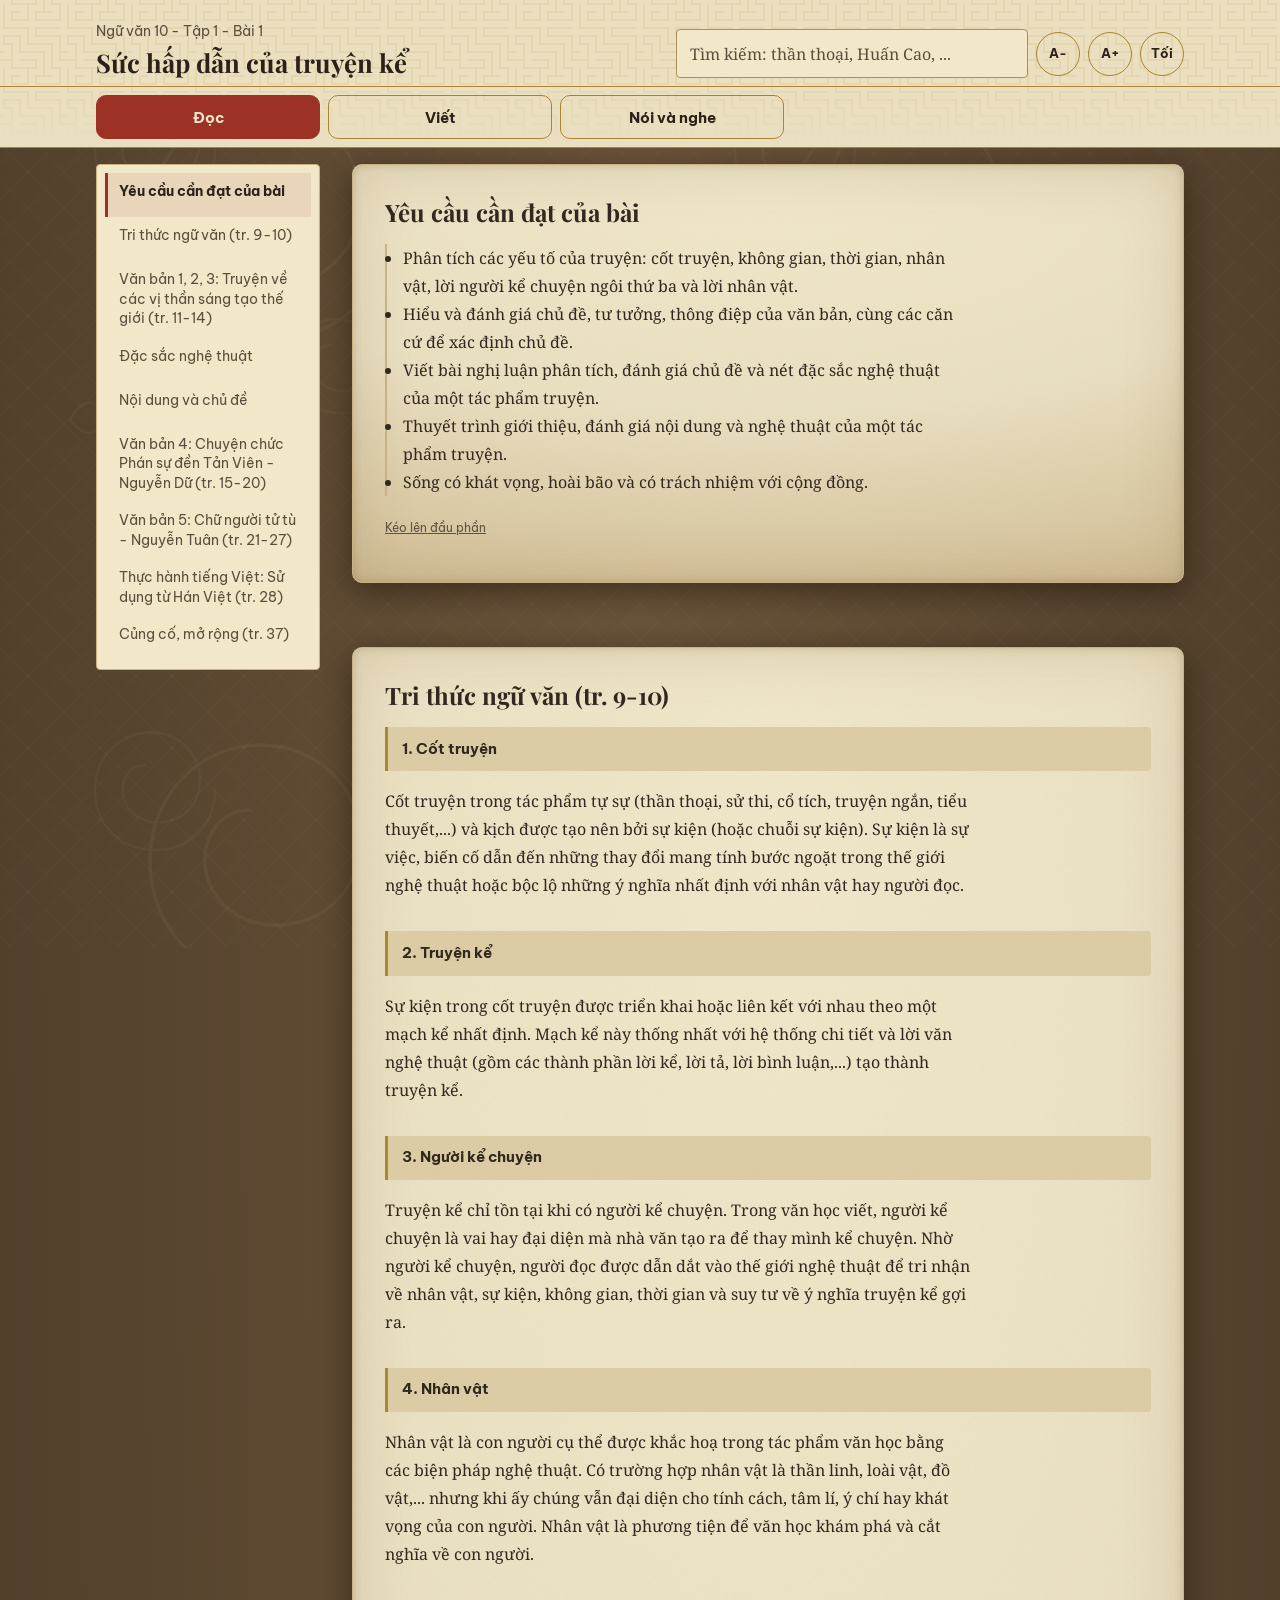
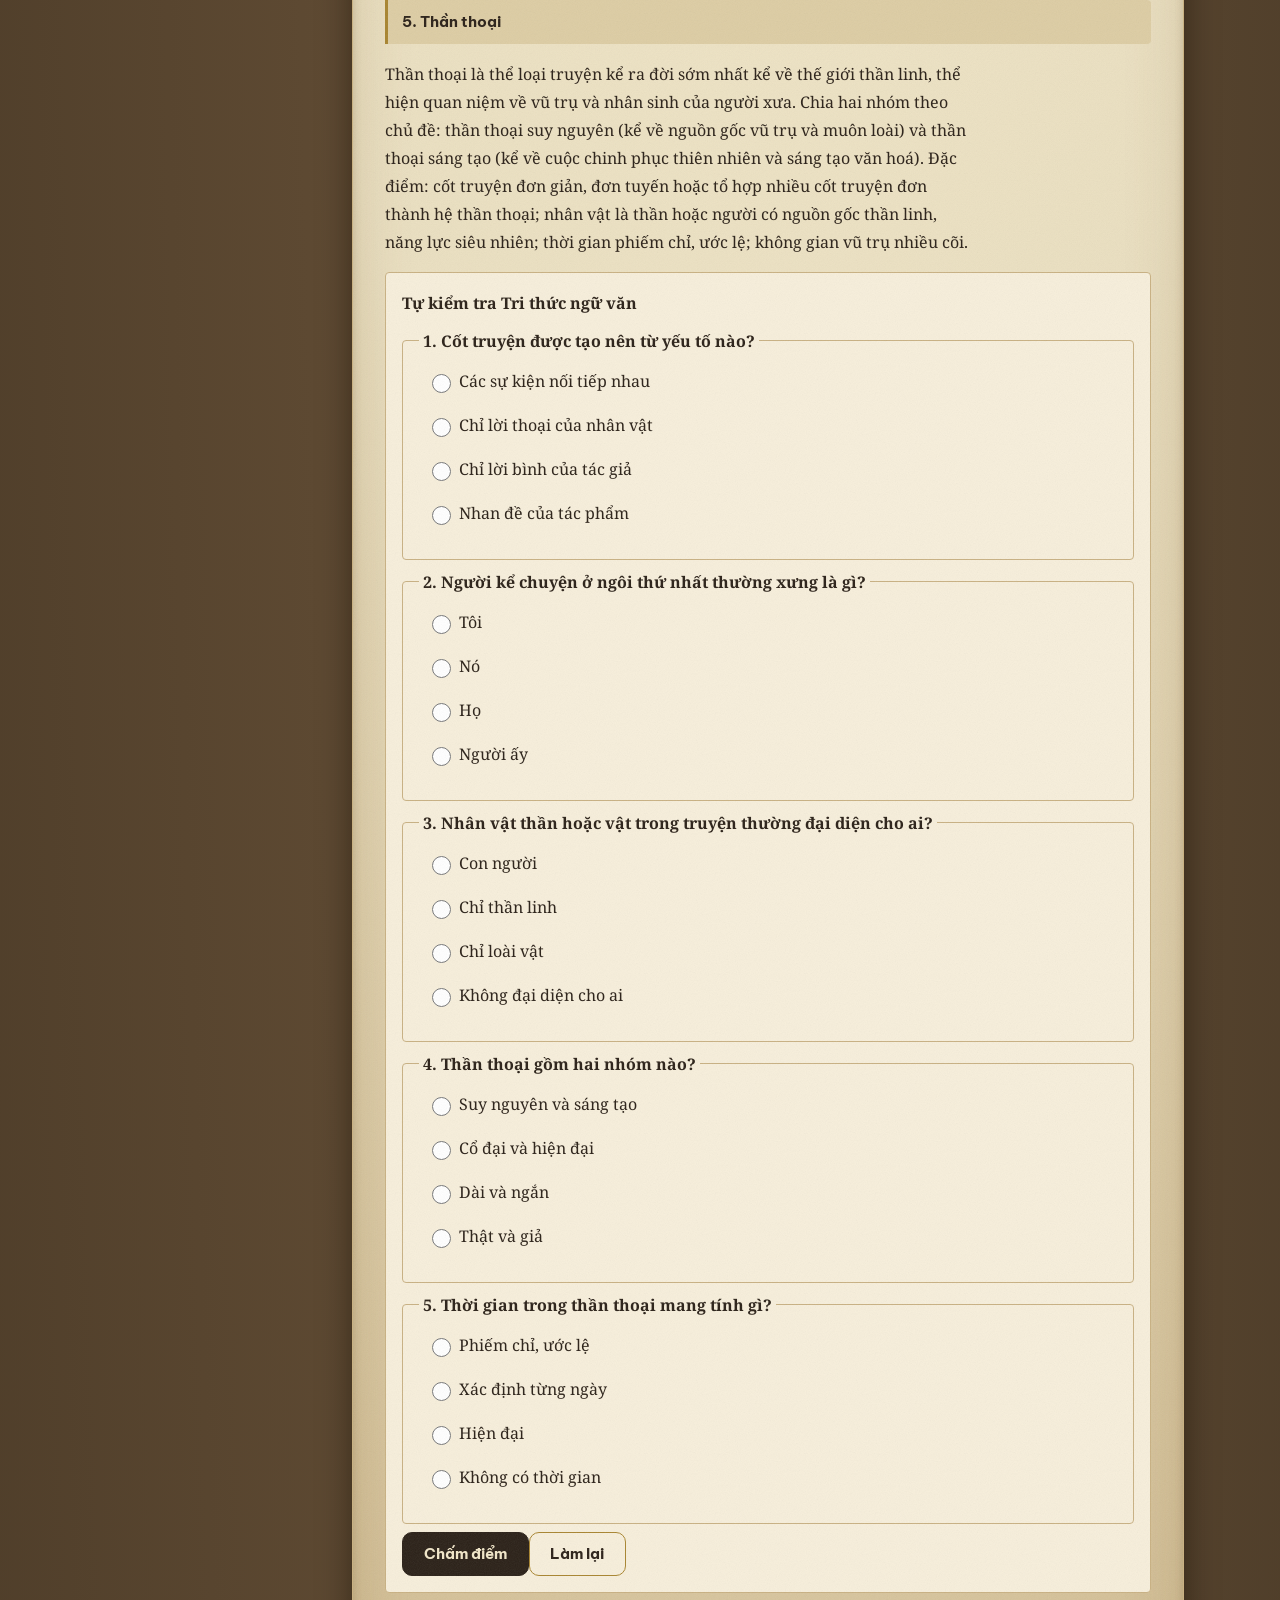
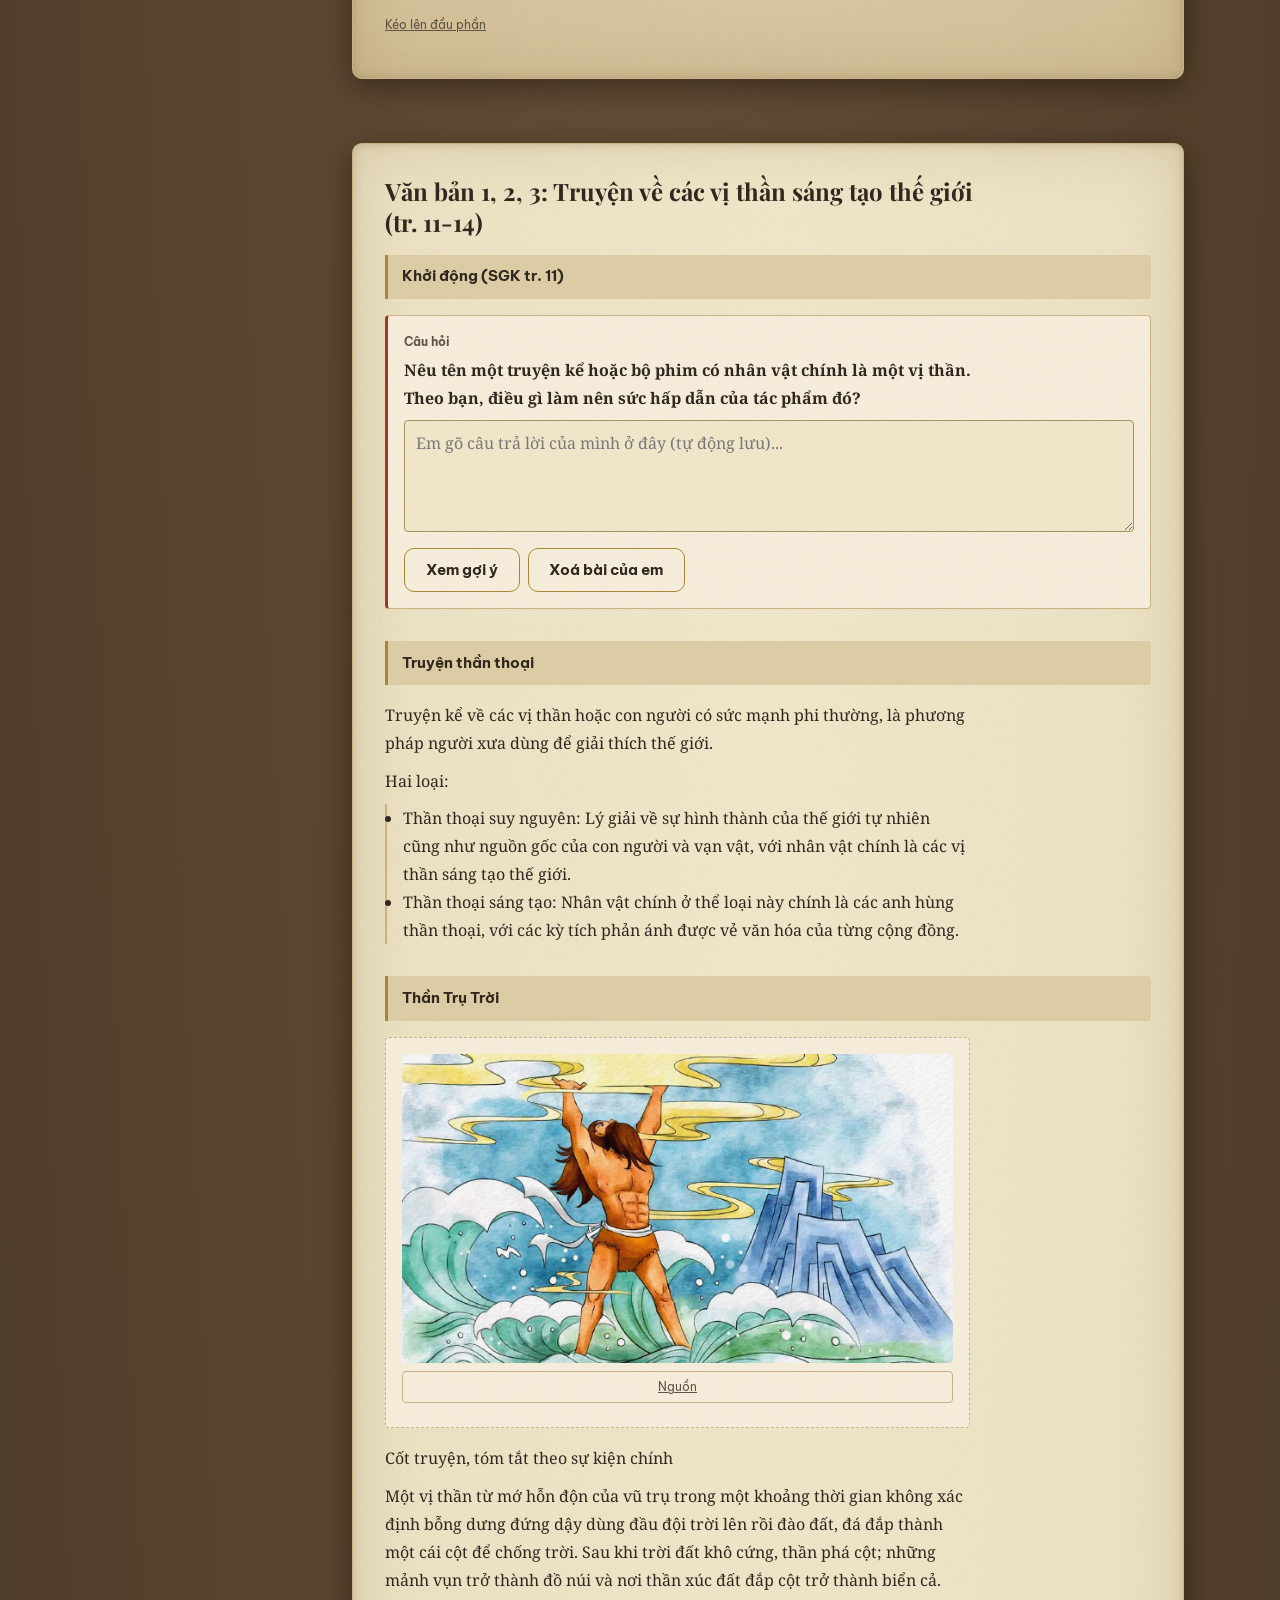
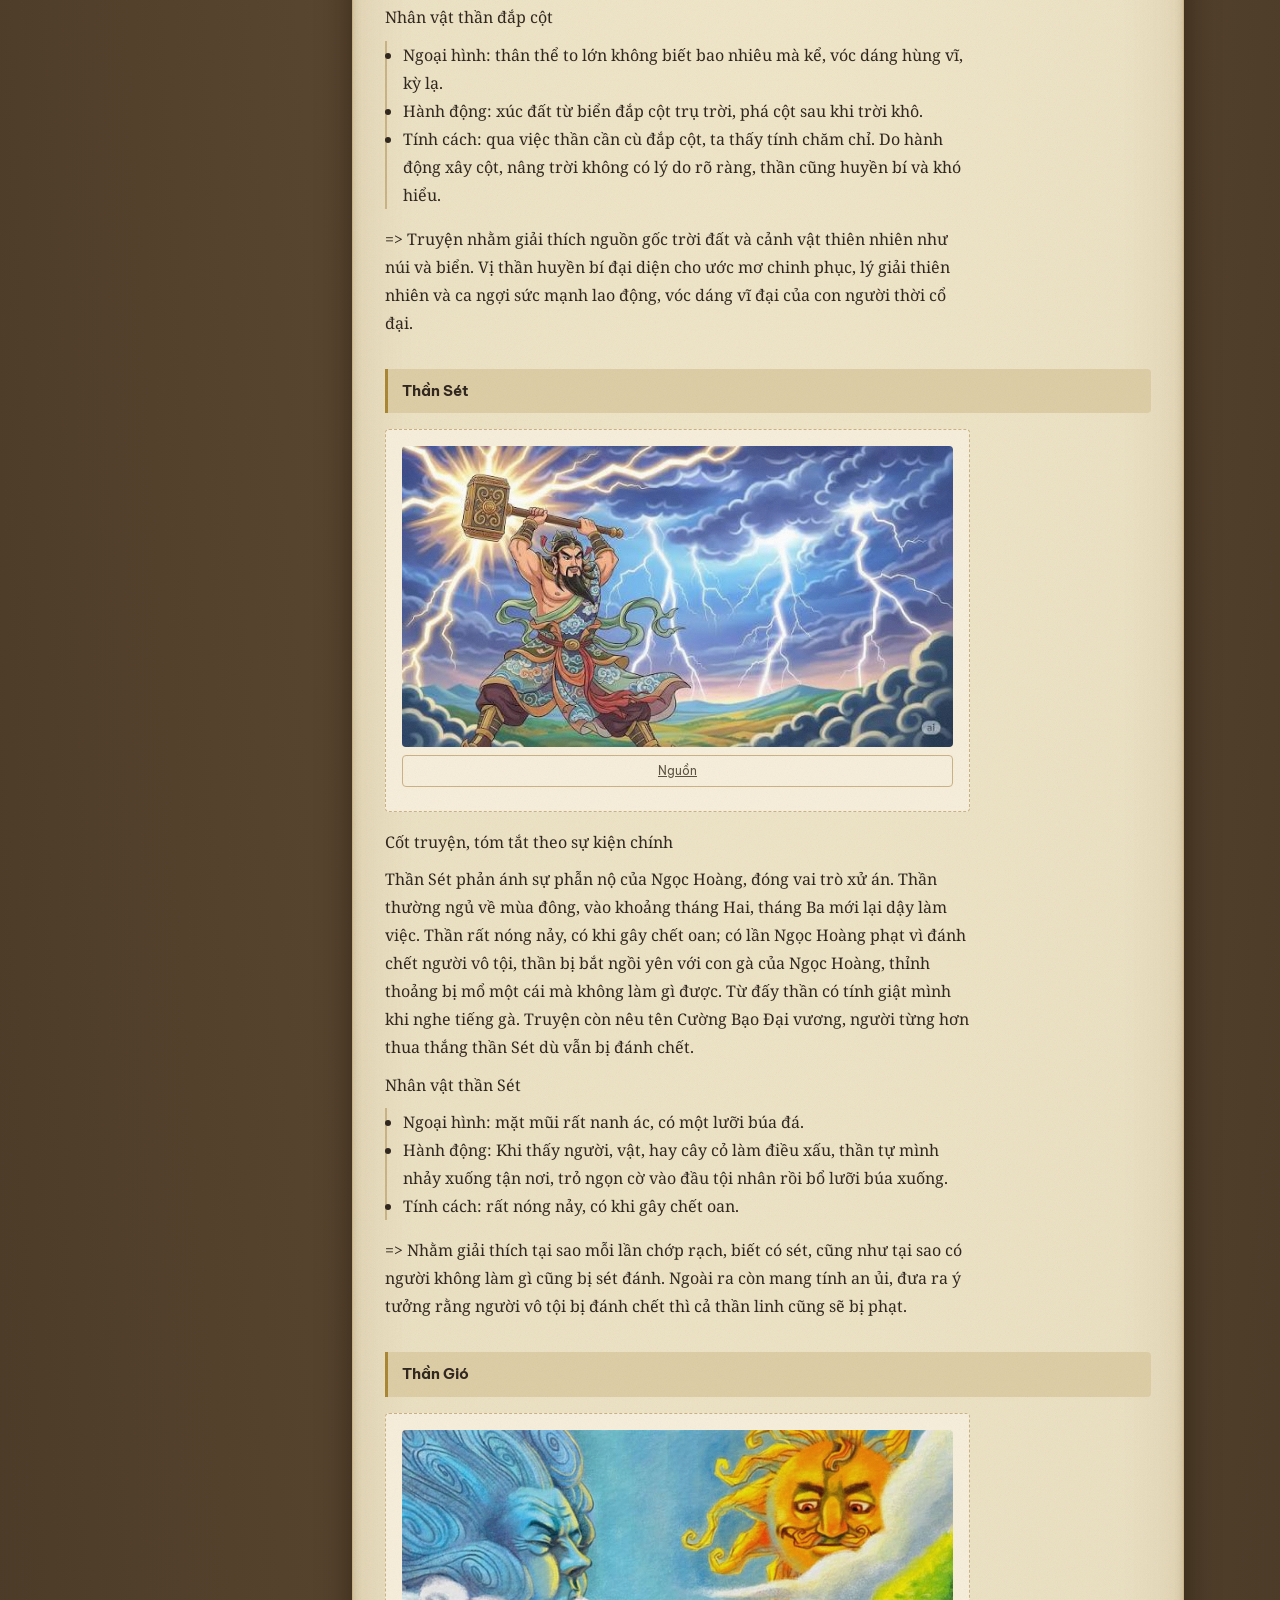
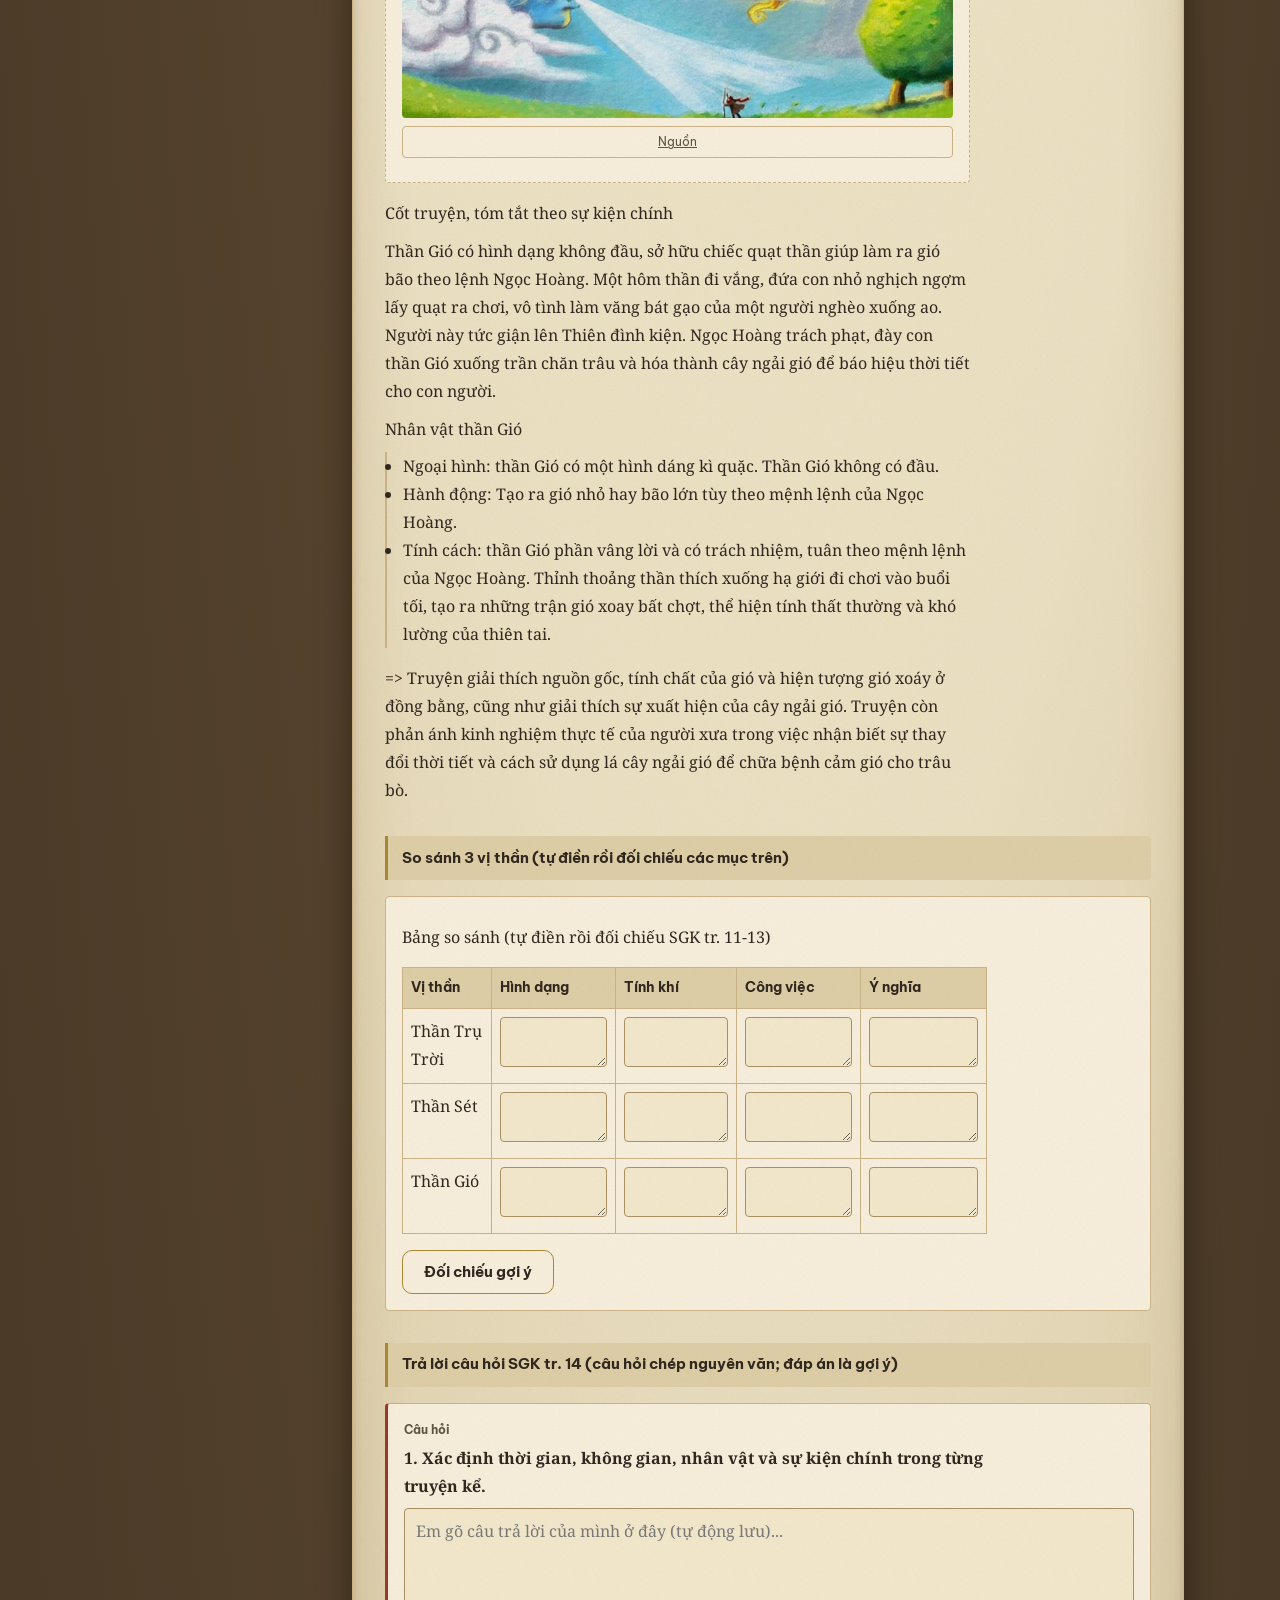
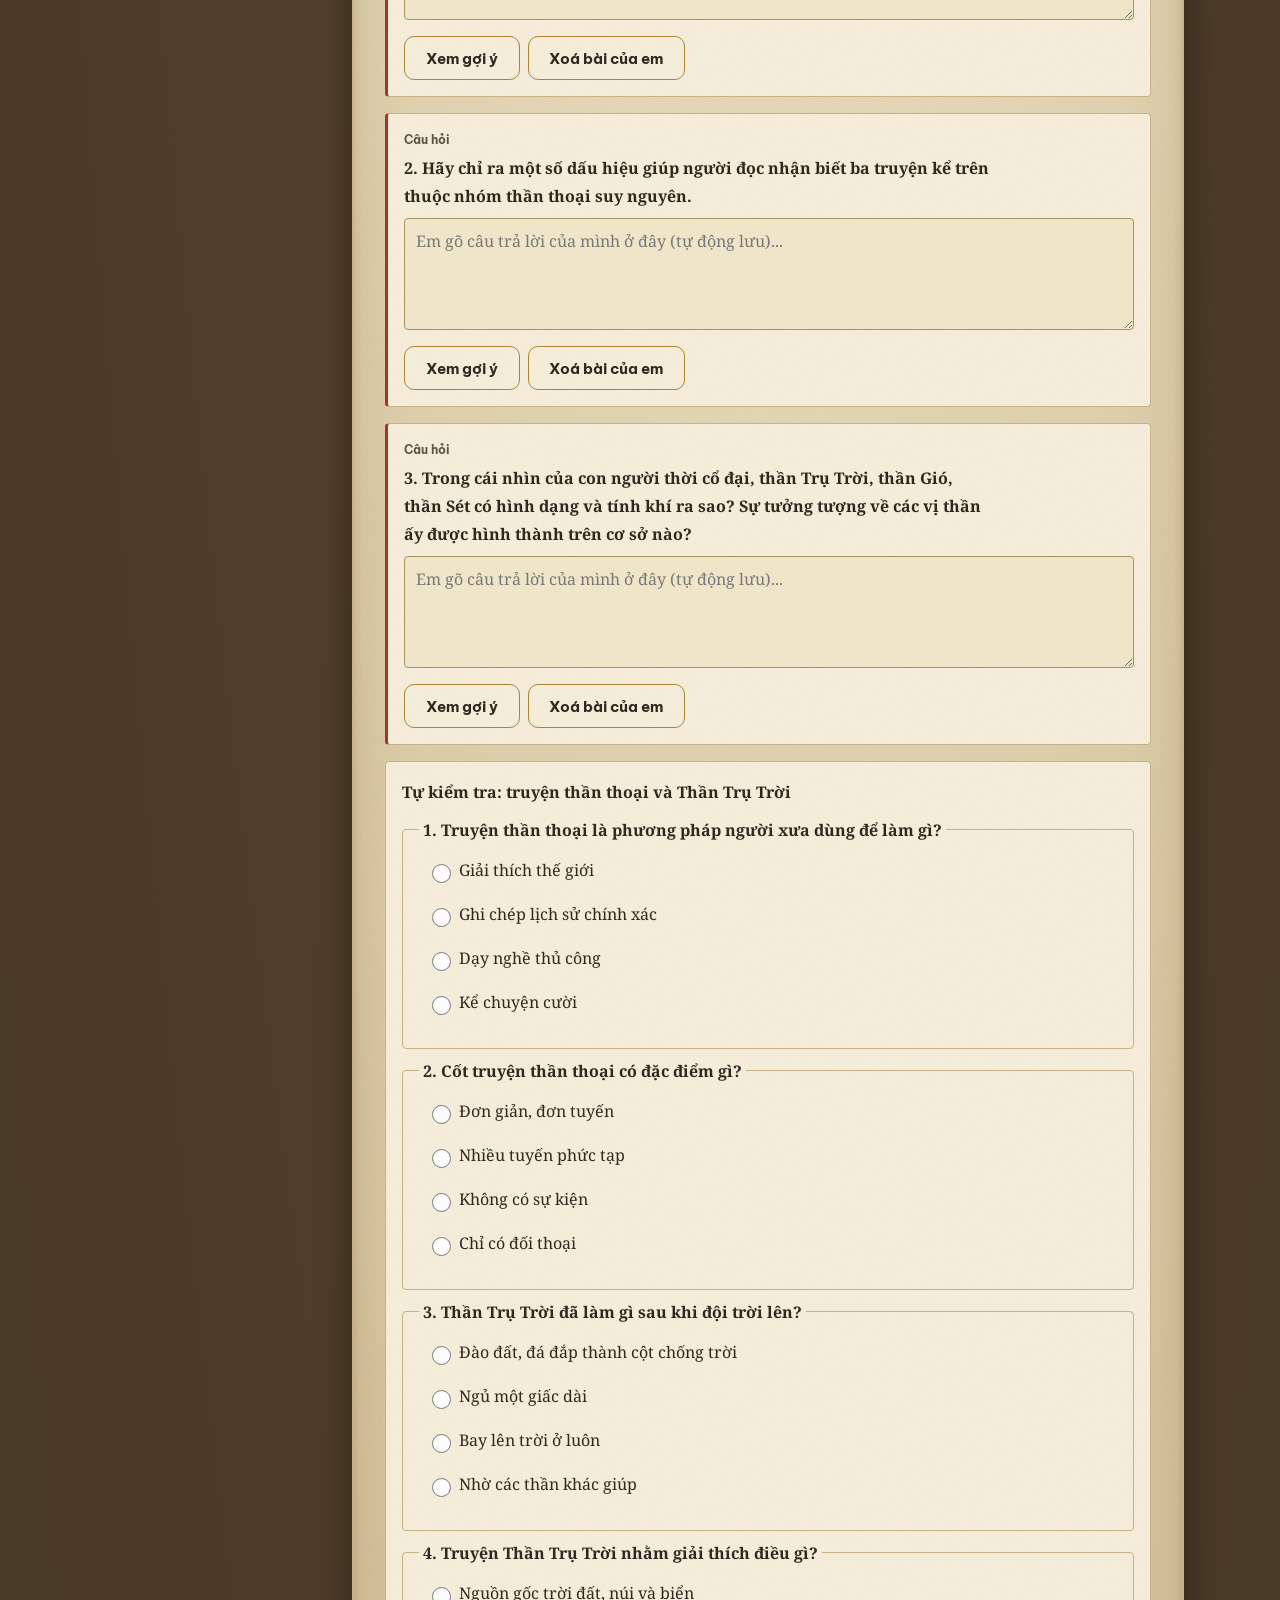
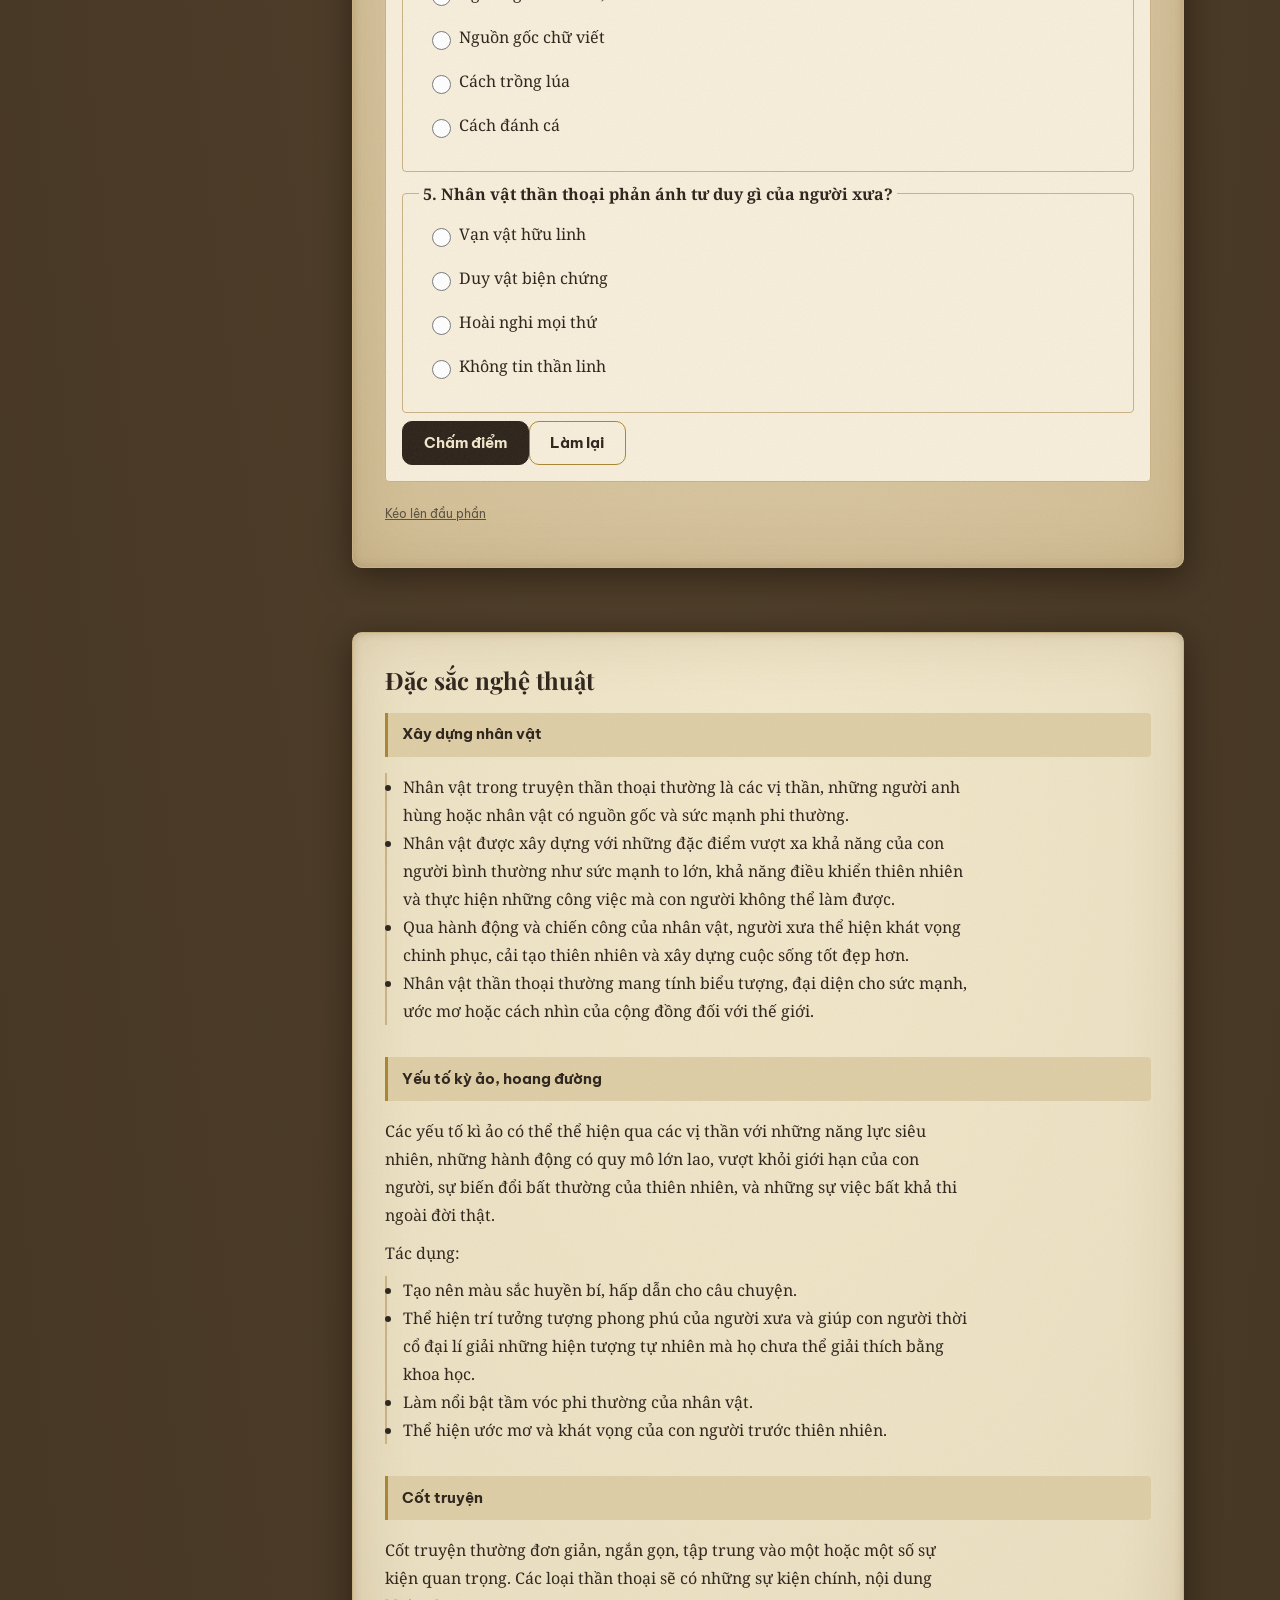
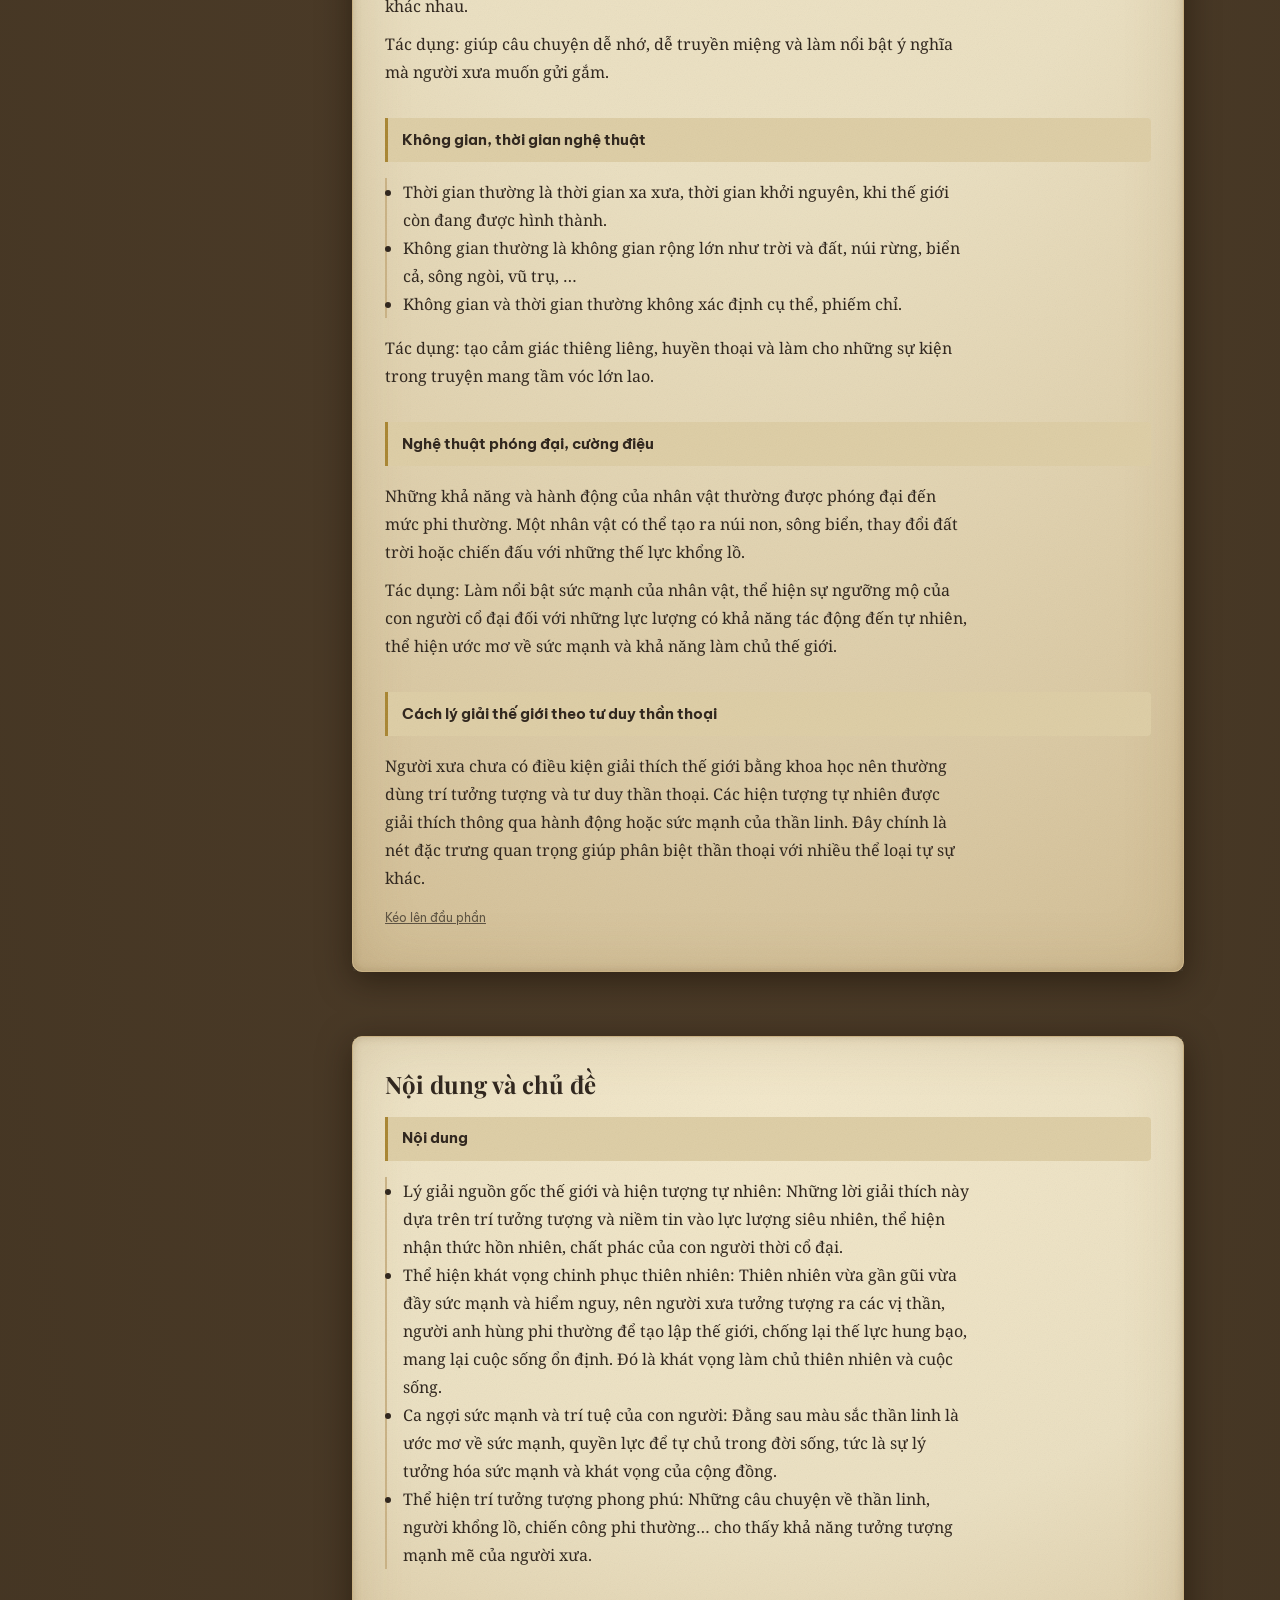
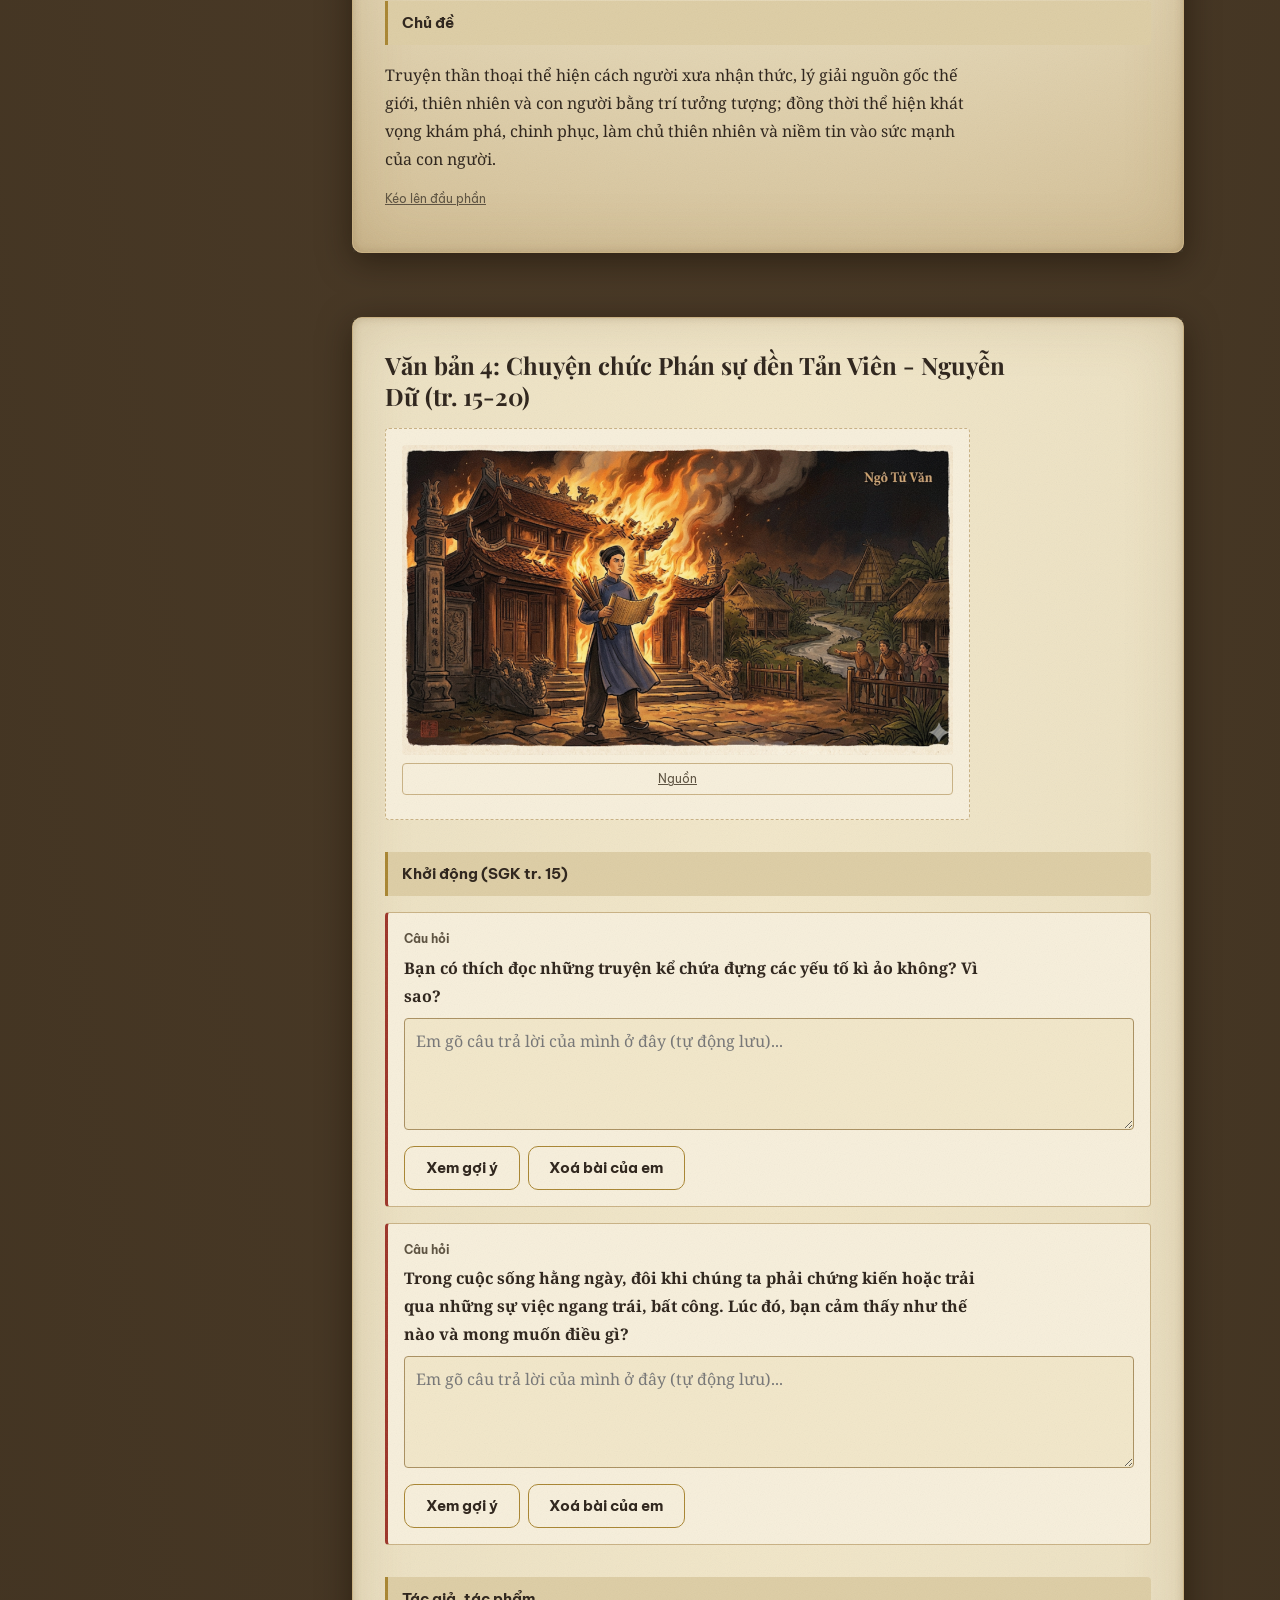
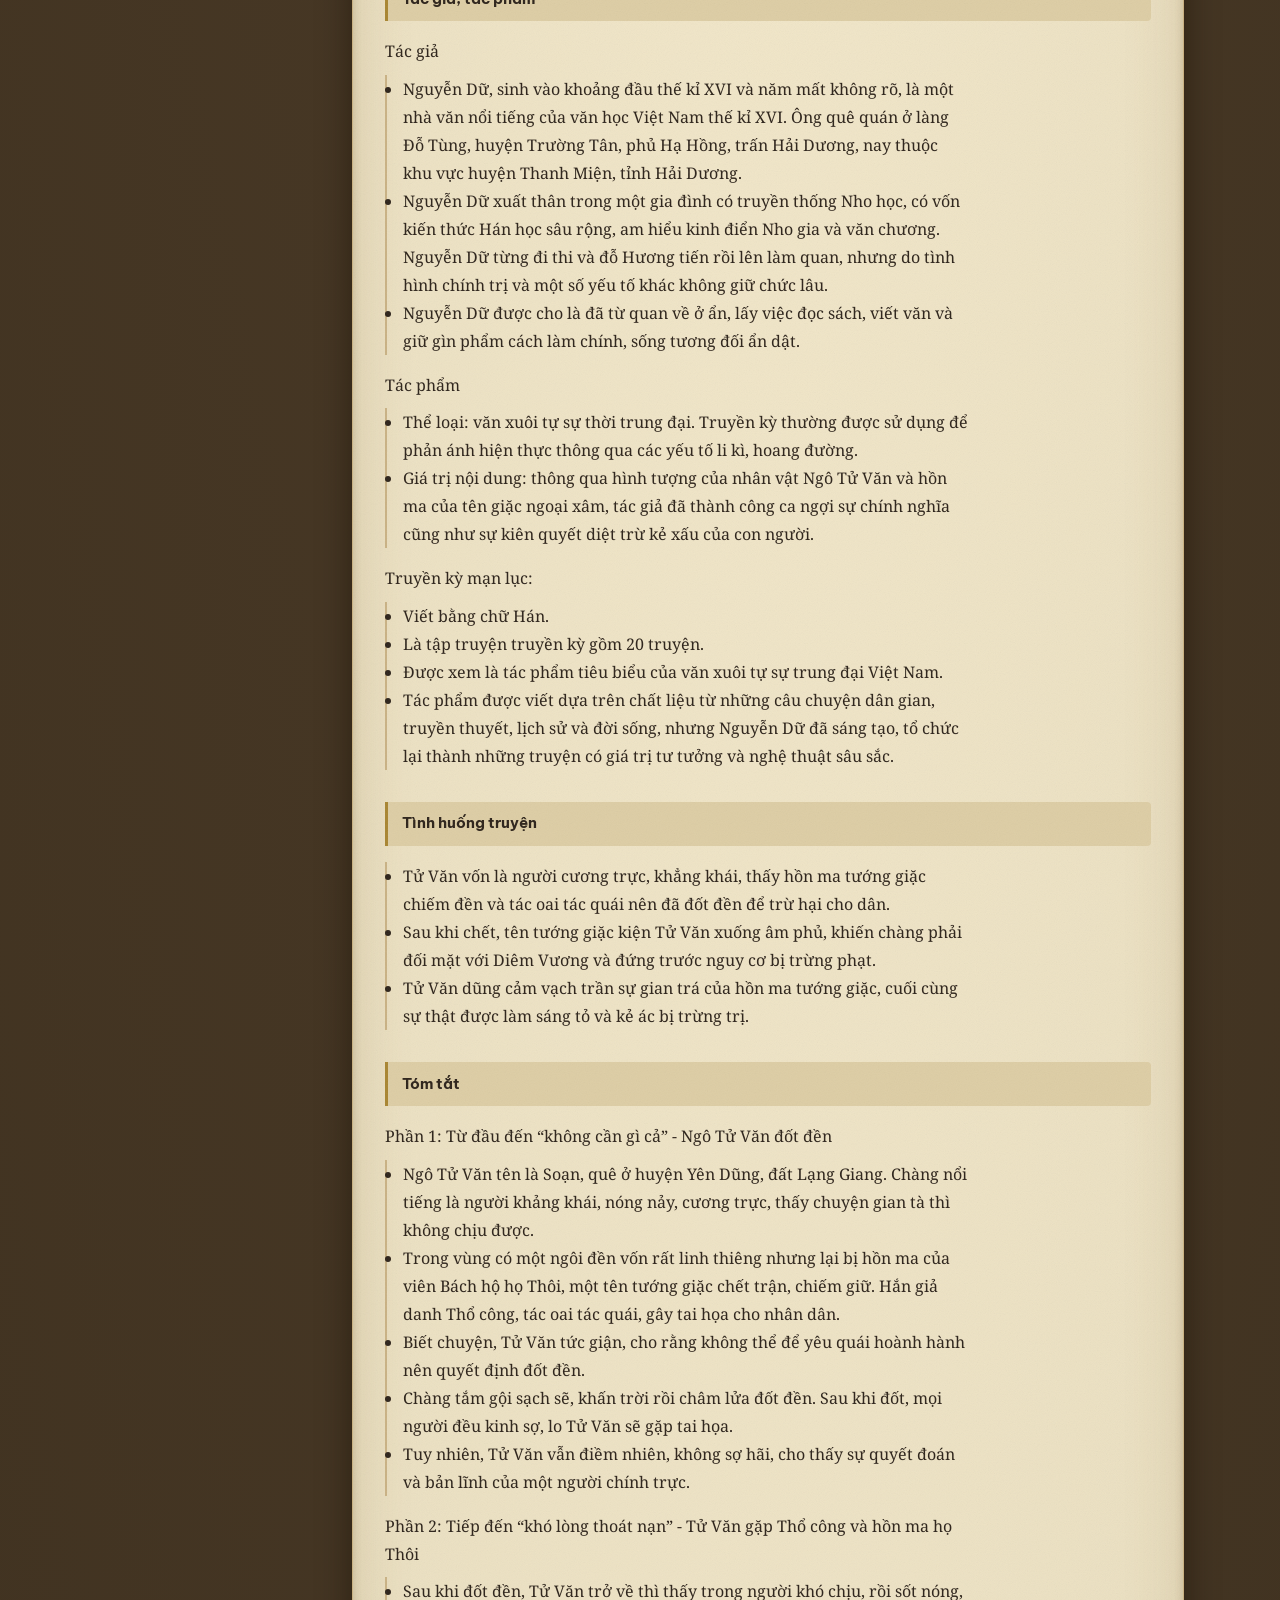
<file: index.html>
<!DOCTYPE html>
<html lang="vi" data-theme="light" data-fs="medium" data-tab="doc">
<head>
<meta charset="utf-8">
<meta name="viewport" content="width=device-width, initial-scale=1">
<meta name="description" content="Website học tập Bài 1: Sức hấp dẫn của truyện kể - Ngữ văn 10, Tập 1 (Kết nối tri thức với cuộc sống)">
<title>Bài 1: Sức hấp dẫn của truyện kể - Ngữ văn 10</title>
<link rel="stylesheet" href="css/thu-quan-tokens.css">
<link rel="stylesheet" href="css/thu-quan.css">
<link rel="stylesheet" href="css/styles.css">
<link rel="stylesheet" href="css/patterns.css">
</head>
<body>
<div class="bg-pattern" aria-hidden="true">
  <div class="bg-layer" data-layer="doc"><div class="bg-tile fine"></div><div class="bg-tile mega"></div></div>
  <div class="bg-layer" data-layer="viet"><div class="bg-tile fine"></div><div class="bg-tile mega"></div></div>
  <div class="bg-layer" data-layer="noi"><div class="bg-tile fine"></div><div class="bg-tile mega"></div></div>
</div>
<a class="skip-link" href="#view">Bỏ qua tới nội dung chính</a>
<header class="site-header">
  <div class="header-texture" aria-hidden="true"><div class="header-tex-ink"></div></div>
  <div class="header-sheen" aria-hidden="true"></div>
  <div class="header-inner">
    <div class="brand">
      <p class="brand-kicker">Ngữ văn 10 - Tập 1 - Bài 1</p>
      <h1 class="brand-title">Sức hấp dẫn của truyện kể</h1>
    </div>
    <div class="header-tools" role="search">
      <label class="visually-hidden" for="search-input">Tìm kiếm toàn bộ nội dung</label>
      <input id="search-input" type="search" placeholder="Tìm kiếm: thần thoại, Huấn Cao, ..." autocomplete="off">
      <div class="desk-tools" role="group" aria-label="Tùy chỉnh hiển thị">
        <button type="button" id="btn-fs-down" aria-label="Giảm cỡ chữ">A-</button>
        <button type="button" id="btn-fs-up" aria-label="Tăng cỡ chữ">A+</button>
        <button type="button" id="btn-theme" aria-label="Chuyển chế độ sáng/tối" aria-pressed="false">Tối</button>
      </div>
    </div>
  </div>
  <div id="search-results" class="search-results" hidden></div>
  <nav class="tabs" aria-label="Ba phân môn">
    <div class="tabs-inner" role="tablist">
      <button type="button" role="tab" id="tab-doc" data-tab="doc" aria-controls="view" aria-selected="true" class="btn-brush ghost">Đọc</button>
      <button type="button" role="tab" id="tab-viet" data-tab="viet" aria-controls="view" aria-selected="false" class="btn-brush ghost">Viết</button>
      <button type="button" role="tab" id="tab-noi" data-tab="noi" aria-controls="view" aria-selected="false" class="btn-brush ghost">Nói và nghe</button>
    </div>
  </nav>
</header>
<main id="view" class="view" tabindex="-1"></main>
<noscript><p style="padding:1rem">Trang này cần bật JavaScript để hiển thị nội dung và làm bài tập tương tác.</p></noscript>
<script src="images/images.manifest.js"></script>
<script src="content/content-doc.js"></script>
<script src="content/content-viet.js"></script>
<script src="content/content-noi.js"></script>
<script src="js/storage.js"></script>
<script>
/* First visit: follow the system day/night choice; Store wraps localStorage
   in try/catch, so this works even when storage is blocked (memory fallback).
   Later visits read the stored choice. app.js initDisplay() re-reads the same
   value afterwards — no conflict. */
(function () {
  if (!window.Store) return;
  if (Store.get("theme", null) === null) {
    Store.set("theme", window.matchMedia && matchMedia("(prefers-color-scheme: dark)").matches ? "dark" : "light");
  }
  document.documentElement.setAttribute("data-theme", Store.get("theme", "light"));
})();
</script>
<script src="js/quiz.js"></script>
<script src="js/activities.js"></script>
<script src="js/search.js"></script>
<script src="js/app.js"></script>
<script src="js/patterns.js"></script>
</body>
</html>
</file>
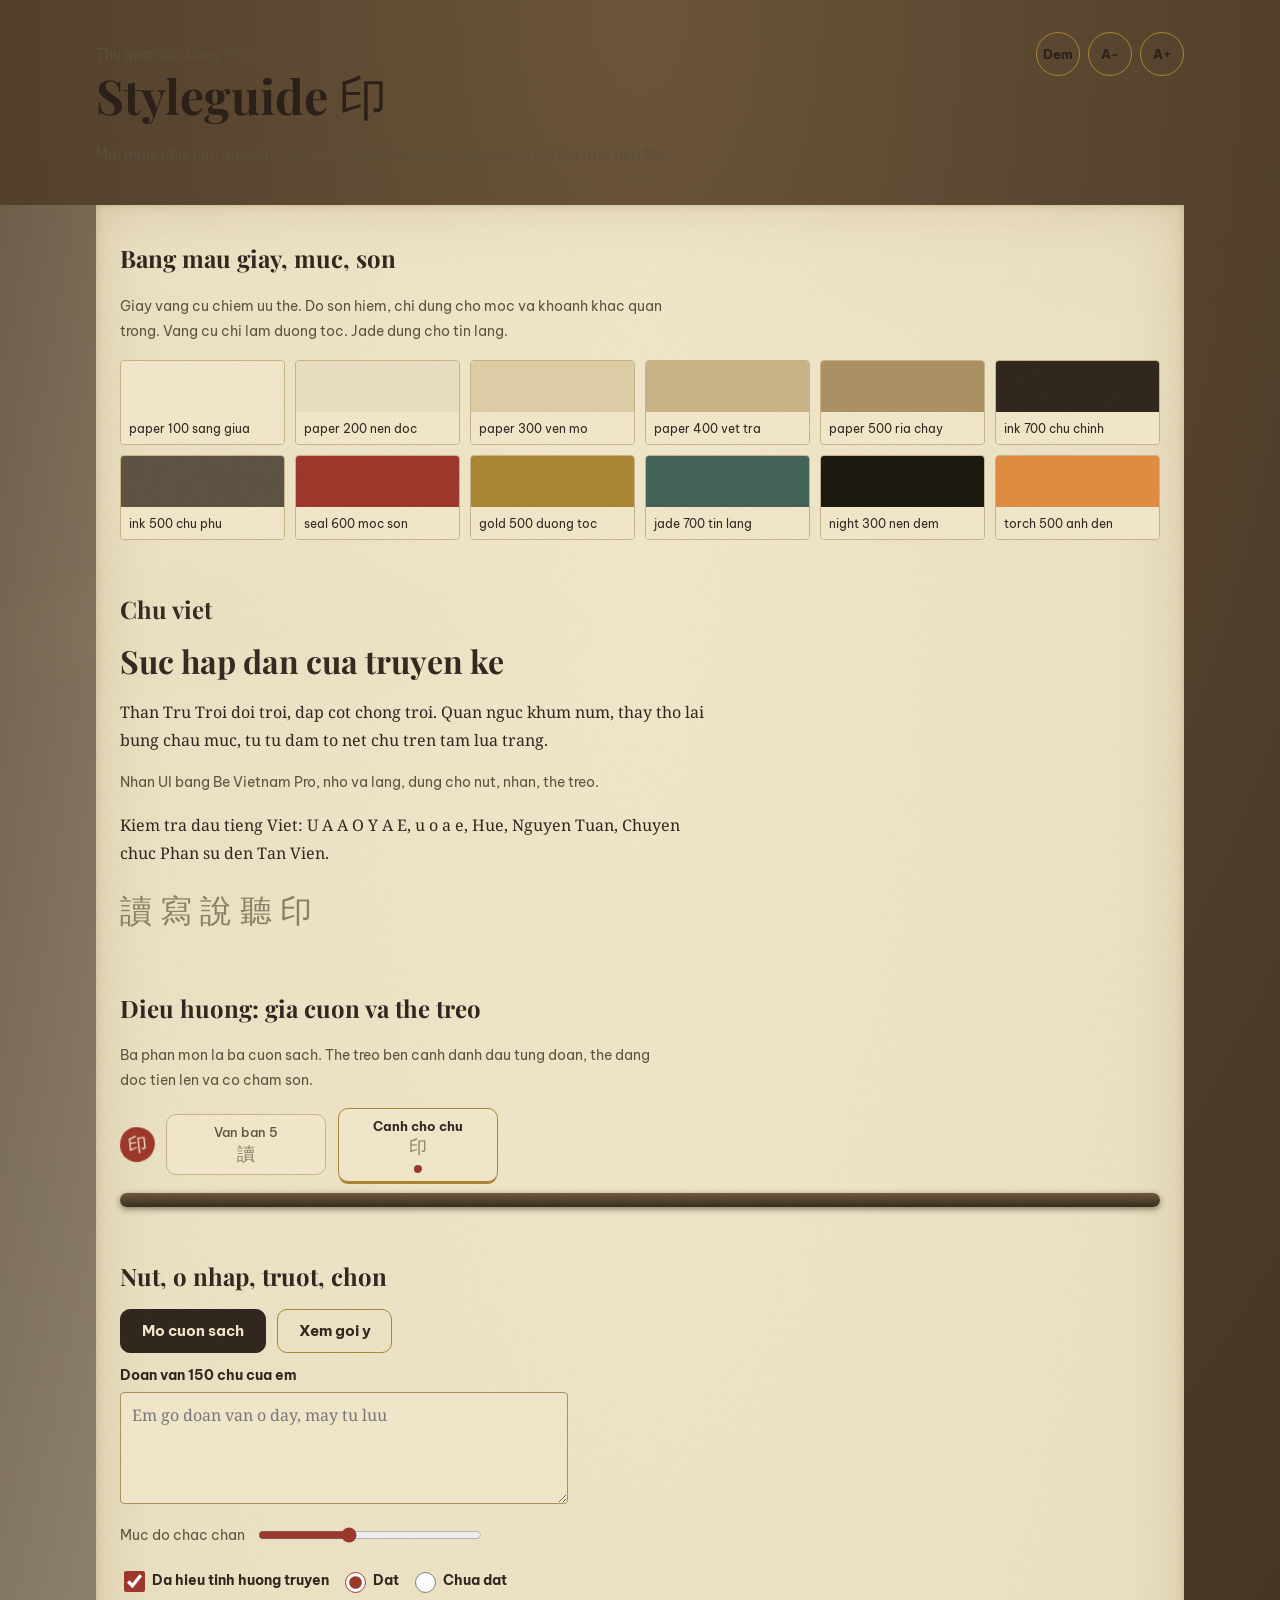
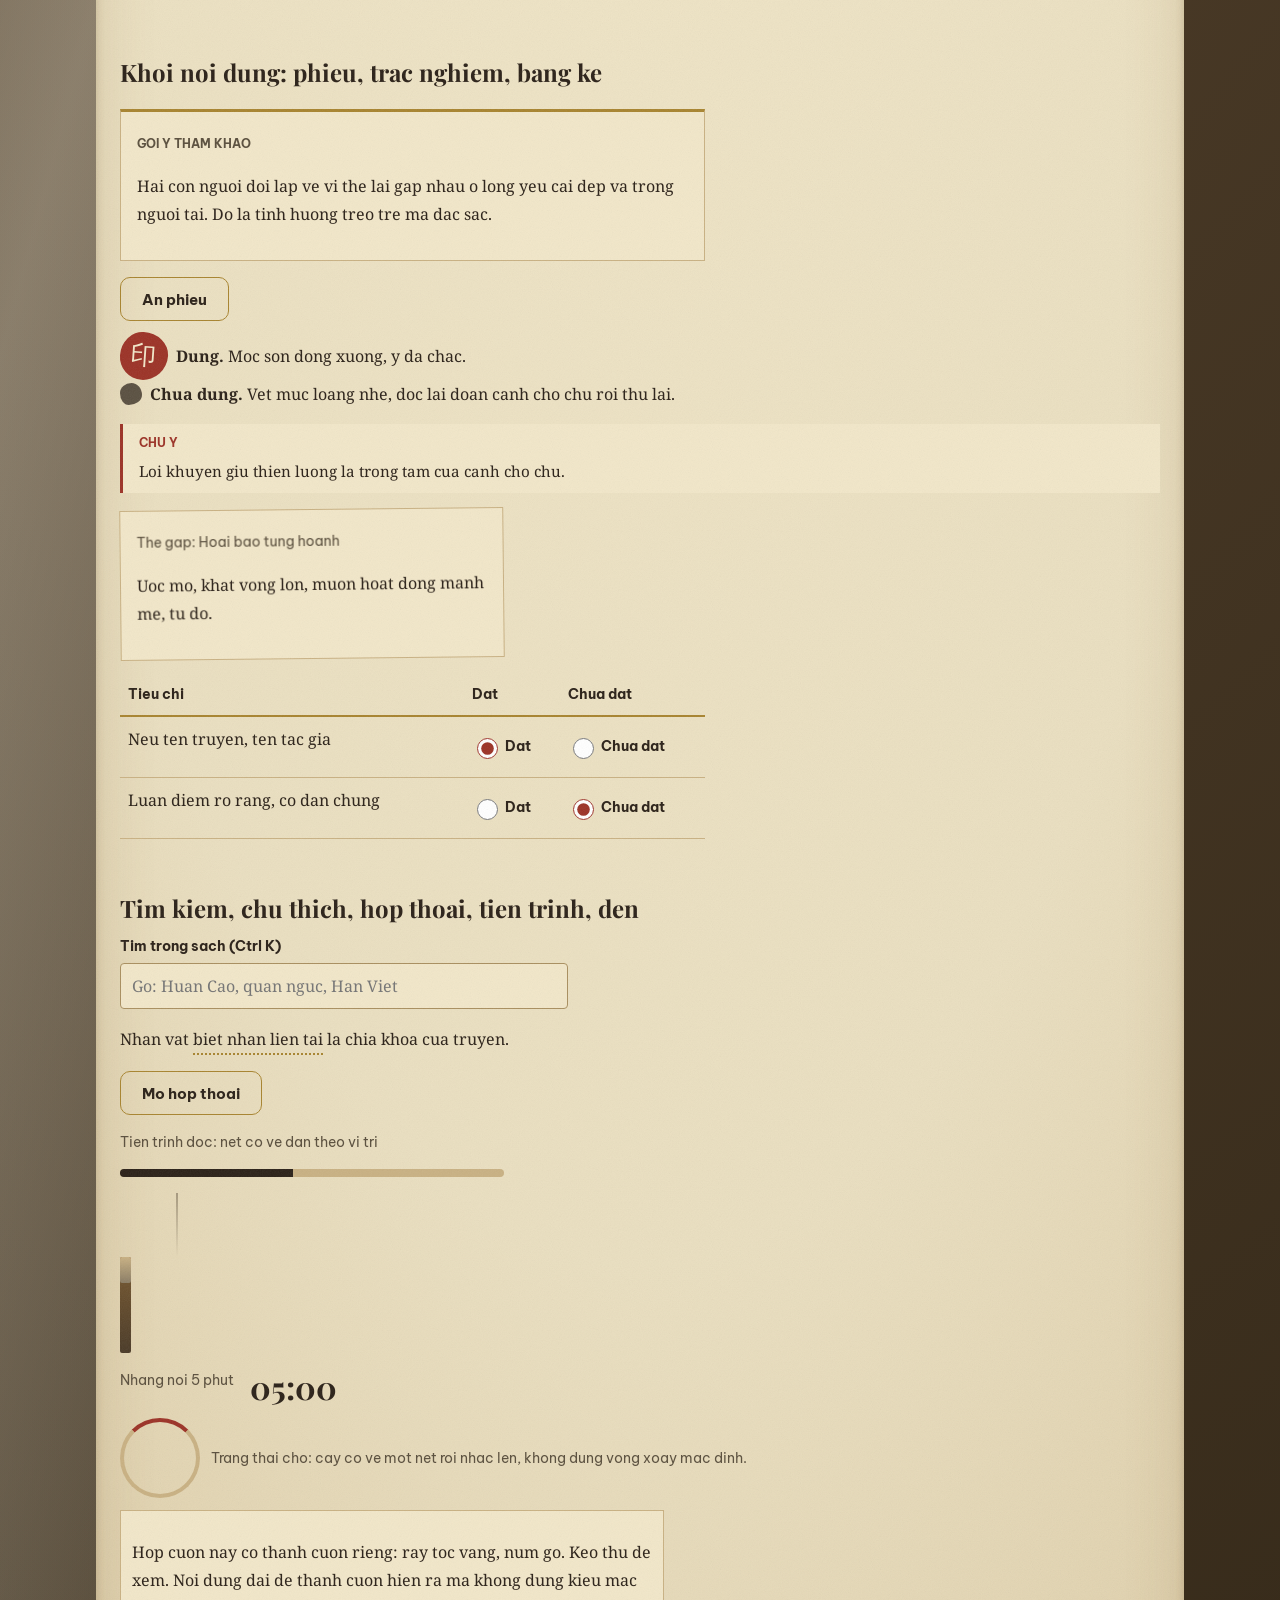
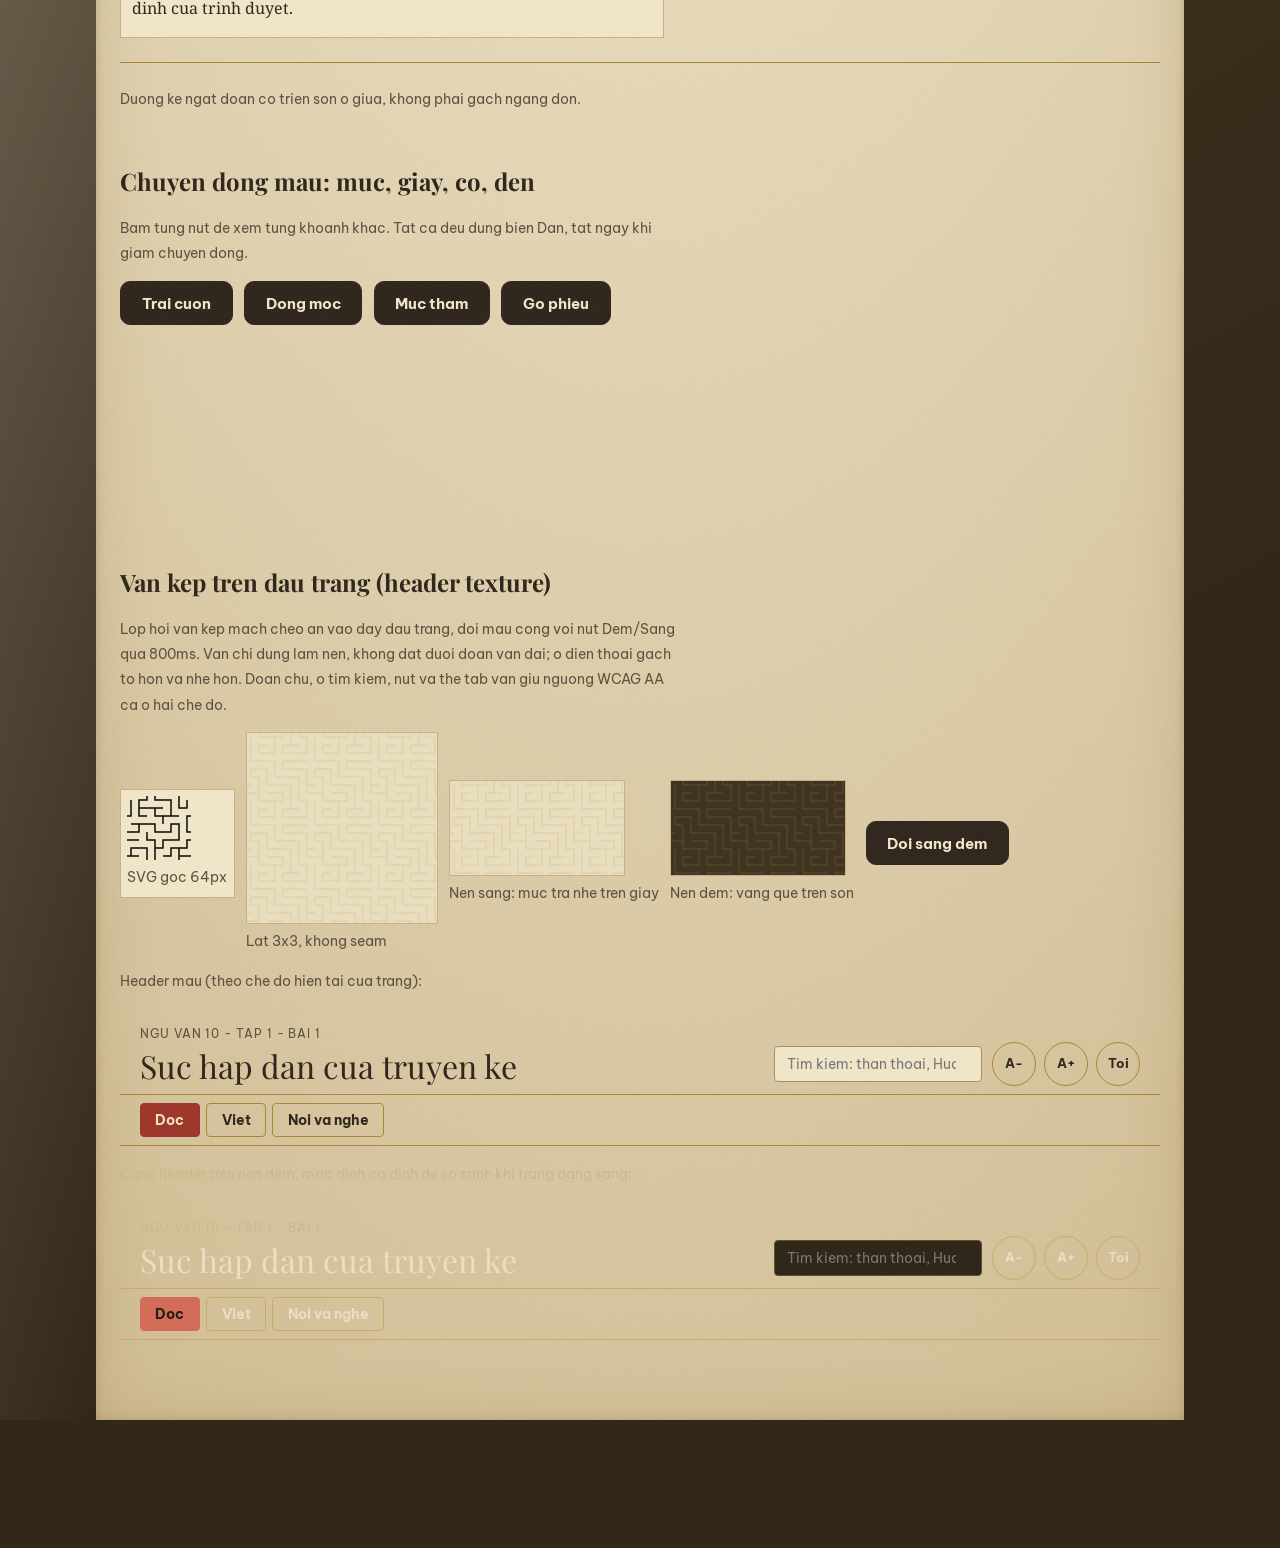
<file: styleguide.html>
<!DOCTYPE html>
<html lang="vi" data-theme="light" data-fs="medium">
<head>
<meta charset="utf-8">
<meta name="viewport" content="width=device-width, initial-scale=1">
<title>Styleguide Thu Quan Co</title>
<link rel="preconnect" href="https://fonts.googleapis.com">
<link rel="preconnect" href="https://fonts.gstatic.com" crossorigin>
<link href="https://fonts.googleapis.com/css2?family=Playfair+Display:ital,wght@0,600;0,700;1,600&family=Noto+Serif:ital,wght@0,400;0,600;1,400&family=Be+Vietnam+Pro:wght@400;500;700&display=swap" rel="stylesheet">
<link rel="stylesheet" href="css/thu-quan-tokens.css">
<link rel="stylesheet" href="css/thu-quan.css">
<style>
.sg-wrap{max-width:70rem;margin:0 auto;padding:2rem 1rem 6rem}
.sg-scroll{padding:2rem 1.5rem;margin:0 0 2rem}
.sg-sec{margin:0 0 3rem}
.sg-sec > h2{font-family:var(--font-display);font-size:1.5rem;margin:0 0 .4rem}
.sg-sec > p.lead{color:var(--text-quiet);font-family:var(--font-ui);font-size:.9rem;max-width:62ch}
.swatches{display:grid;grid-template-columns:repeat(auto-fill,minmax(9rem,1fr));gap:.6rem;margin-top:1rem}
.swatch{border:1px solid var(--line-soft);border-radius:var(--radius-seal);overflow:hidden}
.swatch i{display:block;height:3.2rem}
.swatch span{display:block;font-family:var(--font-ui);font-size:.75rem;padding:.35rem .5rem;background:var(--slip-bg)}
.type-d{font-family:var(--font-display);font-weight:700;font-size:2rem;line-height:1.3;margin:.6rem 0}
.type-b{max-width:var(--measure)}
.type-u{font-family:var(--font-ui);font-size:.9rem;color:var(--text-quiet)}
.didac{border:1px dashed var(--line-hair);padding:.6rem .8rem;margin-top:.6rem}
.demo-row{display:flex;gap:.7rem;flex-wrap:wrap;align-items:center;margin:.7rem 0}
.scrollbox{max-height:8rem;overflow:auto;border:1px solid var(--line-soft);padding:.7rem;background:var(--slip-bg);max-width:34rem}
.prog{height:.5rem;background:var(--line-soft);border-radius:999px;overflow:hidden;max-width:24rem}
.prog>span{display:block;height:100%;width:45%;background:var(--text-ink)}
.ring{width:5rem;height:5rem;border-radius:50%;border:4px solid var(--line-soft);border-top-color:var(--state-seal);display:inline-block}
.timer-demo{display:flex;gap:1rem;align-items:flex-end}
.stick{width:.7rem;height:6rem;background:linear-gradient(180deg,#7a5a30,#4a3a27);position:relative;border-radius:2px}
.stick::before{content:"";position:absolute;top:0;left:0;right:0;height:1.6rem;background:linear-gradient(180deg,#c9b183,#8a7c64);border-radius:2px}
.smoke{display:block;width:2px;height:4rem;background:linear-gradient(180deg,var(--text-faint),transparent);margin:0 auto;opacity:.7}
input[type="range"].brush{width:14rem;accent-color:var(--state-seal)}
.flash{border:1px solid var(--slip-edge);background:var(--slip-bg);padding:1rem;max-width:24rem;transform:rotate(-.6deg)}
.modal-bg{position:fixed;inset:0;background:var(--surface-scrim);display:none;align-items:center;justify-content:center;z-index:50;padding:1rem}
.modal-bg.open{display:flex}
.modal-slip{background:var(--slip-bg);border-top:3px solid var(--line-hair);max-width:28rem;padding:1.5rem;position:relative}
.tip{position:relative;display:inline-block;border-bottom:2px dotted var(--line-hair);cursor:help}
.tip .pop{position:absolute;left:0;bottom:130%;display:none;background:var(--slip-bg);border:1px solid var(--slip-edge);padding:.5rem .7rem;font-size:.85rem;max-width:16rem;z-index:5}
.tip:hover .pop,.tip:focus-within .pop{display:block}
.rule{border:0;border-top:1px solid var(--line-hair);margin:1.5rem 0;position:relative}
.rule::after{content:"";position:absolute;left:50%;top:-5px;width:9px;height:9px;background:var(--state-seal);transform:translateX(-50%) rotate(45deg);border-radius:2px}
.sg-head{display:flex;flex-wrap:wrap;gap:1rem;align-items:baseline;justify-content:space-between;margin-bottom:1.5rem}
.sg-head h1{font-family:var(--font-display);font-size:clamp(2rem,5vw,3rem);margin:0;line-height:1.2}
/* ---- Header texture section ----
   styles.css is not loaded here, so the demo header gets a minimal
   stand-in for its inner layout; the texture layers themselves come
   from thu-quan.css untouched. */
.sg-tile{background:var(--surface-scroll-lit);border:1px solid var(--line-soft);padding:.4rem;display:inline-block}
.sg-tile img{display:block}
.sg-tex{position:relative;width:192px;height:192px;border:1px solid var(--line-soft);background:var(--header-surface);isolation:isolate;overflow:hidden}
.sg-tex i{position:absolute;inset:0;background-color:var(--header-pattern-ink);
  -webkit-mask-image:var(--header-pattern-mask);mask-image:var(--header-pattern-mask);
  -webkit-mask-size:var(--header-pattern-tile) var(--header-pattern-tile);mask-size:var(--header-pattern-tile) var(--header-pattern-tile);
  -webkit-mask-repeat:repeat;mask-repeat:repeat;
  opacity:var(--header-pattern-opacity);mix-blend-mode:var(--header-pattern-blend)}
.sg-face{width:11rem;height:6rem;border:1px solid var(--line-soft);position:relative;isolation:isolate;background:var(--header-surface);overflow:hidden}
.sg-face i{position:absolute;inset:0;background-color:var(--header-pattern-ink);
  -webkit-mask-image:var(--header-pattern-mask);mask-image:var(--header-pattern-mask);
  -webkit-mask-size:var(--header-pattern-tile) var(--header-pattern-tile);mask-size:var(--header-pattern-tile) var(--header-pattern-tile);
  -webkit-mask-repeat:repeat;mask-repeat:repeat;
  opacity:var(--header-pattern-opacity);mix-blend-mode:var(--header-pattern-blend)}
.sg-face-day{--header-surface:var(--header-surface-day);--header-pattern-ink:var(--header-pattern-ink-day);
  --header-pattern-opacity:var(--header-pattern-opacity-day);--header-pattern-glow:var(--header-pattern-glow-day);--header-sheen:var(--header-sheen-day)}
.sg-face-night{--header-surface:var(--header-surface-night);--header-pattern-ink:var(--header-pattern-ink-night);
  --header-pattern-opacity:var(--header-pattern-opacity-night);--header-pattern-glow:var(--header-pattern-glow-night);--header-sheen:var(--header-sheen-night)}
.sg-hd{border-bottom:1px solid var(--line-hair)}
.sg-hd .header-inner{display:flex;flex-wrap:wrap;gap:1rem;justify-content:space-between;align-items:flex-end;max-width:70rem;margin:0 auto;padding:1rem 1.25rem .5rem}
.sg-hd .brand-kicker{font-family:var(--font-ui);font-size:.72rem;letter-spacing:.08em;text-transform:uppercase;color:var(--text-quiet);margin:0 0 .2rem}
.sg-hd .brand-title{font-family:var(--font-display);font-size:clamp(1.3rem,3vw,2rem);line-height:1.2;margin:0;color:var(--text-ink)}
.sg-hd .header-tools{display:flex;gap:.6rem;align-items:center;flex-wrap:wrap}
.sg-hd .header-tools input{font-family:var(--font-ui);font-size:.85rem;padding:.5rem .7rem;border:1px solid var(--input-line);border-radius:var(--radius-seal);background:var(--input-bg);color:var(--text-ink);min-width:13rem}
.sg-hd .tabs{display:flex;gap:.4rem;padding:.5rem 1.25rem;border-top:1px solid var(--line-hair);max-width:70rem;margin:0 auto}
.sg-hd .tabs [role="tab"]{font-family:var(--font-ui);font-size:.85rem;font-weight:700;padding:.45rem .9rem;border:1px solid var(--btn-ghost-line);border-radius:var(--radius-seal);background:transparent;color:var(--text-ink);cursor:pointer}
.sg-hd .tabs [role="tab"][aria-selected="true"]{background:var(--state-seal);border-color:var(--state-seal);color:var(--on-seal)}
/* The pinned night twin only matters while the page itself is light. */
html[data-theme="dark"] .sg-alt{display:none}
</style>
</head>
<body>
<div class="mist" aria-hidden="true"></div>
<a class="skip-link" href="#sg-main">Bo qua toi noi dung</a>
<div class="sg-wrap">
  <div class="sg-head">
    <div>
      <p class="type-u" style="margin:0">Thu quan co, bang mau song</p>
      <h1>Styleguide <span class="han" aria-hidden="true">印</span></h1>
      <p class="type-u">Moi mau, chu, nut, moc an deu lay tu token. Trang nay dung duoc khi mo truc tiep file.</p>
    </div>
    <div class="desk-tools" role="group" aria-label="Tuy chinh hien thi">
      <button type="button" id="sg-lamp" aria-pressed="false">Dem</button>
      <button type="button" id="sg-dec" aria-label="Giam co chu">A-</button>
      <button type="button" id="sg-inc" aria-label="Tang co chu">A+</button>
    </div>
  </div>

  <div class="scroll-paper grain sg-scroll">
    <section class="sg-sec" aria-labelledby="sg-palette">
      <h2 id="sg-palette">Bang mau giay, muc, son</h2>
      <p class="lead">Giay vang cu chiem uu the. Do son hiem, chi dung cho moc va khoanh khac quan trong. Vang cu chi lam duong toc. Jade dung cho tin lang.</p>
      <div class="swatches">
        <div class="swatch"><i style="background:var(--paper-100)"></i><span>paper 100 sang giua</span></div>
        <div class="swatch"><i style="background:var(--paper-200)"></i><span>paper 200 nen doc</span></div>
        <div class="swatch"><i style="background:var(--paper-300)"></i><span>paper 300 ven mo</span></div>
        <div class="swatch"><i style="background:var(--paper-400)"></i><span>paper 400 vet tra</span></div>
        <div class="swatch"><i style="background:var(--paper-500)"></i><span>paper 500 ria chay</span></div>
        <div class="swatch"><i style="background:var(--ink-700)"></i><span>ink 700 chu chinh</span></div>
        <div class="swatch"><i style="background:var(--ink-500)"></i><span>ink 500 chu phu</span></div>
        <div class="swatch"><i style="background:var(--seal-600)"></i><span>seal 600 moc son</span></div>
        <div class="swatch"><i style="background:var(--gold-500)"></i><span>gold 500 duong toc</span></div>
        <div class="swatch"><i style="background:var(--jade-700)"></i><span>jade 700 tin lang</span></div>
        <div class="swatch"><i style="background:var(--night-300)"></i><span>night 300 nen dem</span></div>
        <div class="swatch"><i style="background:var(--torch-500)"></i><span>torch 500 anh den</span></div>
      </div>
    </section>

    <section class="sg-sec" aria-labelledby="sg-type">
      <h2 id="sg-type">Chu viet</h2>
      <p class="type-d">Suc hap dan cua truyen ke</p>
      <p class="type-b">Than Tru Troi doi troi, dap cot chong troi. Quan nguc khum num, thay tho lai bung chau muc, tu tu dam to net chu tren tam lua trang.</p>
      <p class="type-u">Nhan UI bang Be Vietnam Pro, nho va lang, dung cho nut, nhan, the treo.</p>
      <p class="diac type-b">Kiem tra dau tieng Viet: U  A  A  O  Y  A  E,  u o a e, Hue, Nguyen Tuan, Chuyen chuc Phan su den Tan Vien.</p>
      <p class="type-b"><span class="han" aria-hidden="true" style="font-size:2rem;color:var(--text-faint)">讀 寫 說 聽 印</span></p>
    </section>

    <section class="sg-sec" aria-labelledby="sg-nav">
      <h2 id="sg-nav">Dieu huong: gia cuon va the treo</h2>
      <p class="lead">Ba phan mon la ba cuon sach. The treo ben canh danh dau tung doan, the dang doc tien len va co cham son.</p>
      <div class="demo-row">
        <span class="seal-mini" aria-hidden="true">印</span>
        <span class="tag-link" style="min-width:10rem">Van ban 5<span class="han" aria-hidden="true">讀</span></span>
        <span class="tag-link" aria-current="true" style="min-width:10rem">Canh cho chu<span class="han" aria-hidden="true">印</span></span>
      </div>
      <div class="rack-bar" aria-hidden="true"></div>
    </section>

    <section class="sg-sec" aria-labelledby="sg-ctl">
      <h2 id="sg-ctl">Nut, o nhap, truot, chon</h2>
      <div class="demo-row">
        <button class="btn-brush" type="button">Mo cuon sach</button>
        <button class="btn-brush ghost" type="button">Xem goi y</button>
      </div>
      <div class="field" style="max-width:28rem">
        <label for="sg-ta">Doan van 150 chu cua em</label>
        <textarea id="sg-ta" placeholder="Em go doan van o day, may tu luu"></textarea>
      </div>
      <div class="demo-row">
        <label class="type-u" for="sg-range">Muc do chac chan</label>
        <input class="brush" id="sg-range" type="range" min="0" max="100" value="40">
      </div>
      <div class="demo-row">
        <label class="seal-radio"><input type="checkbox" checked>Da hieu tinh huong truyen</label>
        <label class="seal-radio"><input type="radio" name="sg-r" checked>Dat</label>
        <label class="seal-radio"><input type="radio" name="sg-r">Chua dat</label>
      </div>
    </section>

    <section class="sg-sec" aria-labelledby="sg-blocks">
      <h2 id="sg-blocks">Khoi noi dung: phieu, trac nghiem, bang ke</h2>
      <div class="slip" id="sg-slip">
        <span class="lbl">Goi y tham khao</span>
        <p class="type-b">Hai con nguoi doi lap ve vi the lai gap nhau o long yeu cai dep va trong nguoi tai. Do la tinh huong treo tre ma dac sac.</p>
      </div>
      <div class="demo-row">
        <button class="btn-brush ghost" type="button" id="sg-slip-btn" aria-expanded="true">An phieu</button>
      </div>
      <div class="quiz-ok"><span class="seal-press" aria-hidden="true">印</span><p class="type-b" style="margin:0"><strong>Dung.</strong> Moc son dong xuong, y da chac.</p></div>
      <div class="quiz-no"><span class="blot" aria-hidden="true"></span><p class="type-b" style="margin:0"><strong>Chua dung.</strong> Vet muc loang nhe, doc lai doan canh cho chu roi thu lai.</p></div>
      <div class="margin-note"><span class="lbl">Chu y</span>Loi khuyen giu thien luong la trong tam cua canh cho chu.</div>
      <div class="flash"><span class="lbl type-u">The gap: Hoai bao tung hoanh</span><p class="type-b">Uoc mo, khat vong lon, muon hoat dong manh me, tu do.</p></div>
      <table class="ruled">
        <tr><th>Tieu chi</th><th>Dat</th><th>Chua dat</th></tr>
        <tr><td>Neu ten truyen, ten tac gia</td><td><label class="seal-radio"><input type="radio" name="sg-t1" checked>Dat</label></td><td><label class="seal-radio"><input type="radio" name="sg-t1">Chua dat</label></td></tr>
        <tr><td>Luan diem ro rang, co dan chung</td><td><label class="seal-radio"><input type="radio" name="sg-t2">Dat</label></td><td><label class="seal-radio"><input type="radio" name="sg-t2" checked>Chua dat</label></td></tr>
      </table>
    </section>

    <section class="sg-sec" aria-labelledby="sg-find">
      <h2 id="sg-find">Tim kiem, chu thich, hop thoai, tien trinh, den</h2>
      <div class="field" style="max-width:28rem">
        <label for="sg-q">Tim trong sach (Ctrl K)</label>
        <input type="text" id="sg-q" placeholder="Go: Huan Cao, quan nguc, Han Viet">
      </div>
      <p class="type-b">Nhan vat <span class="tip" tabindex="0">biet nhan lien tai<span class="pop">Biet nhin nguoi tai, thuong nguoi tai. Loi Huan Cao cam tam long quan nguc.</span></span> la chia khoa cua truyen.</p>
      <div class="demo-row">
        <button class="btn-brush ghost" type="button" id="sg-modal-btn">Mo hop thoai</button>
      </div>
      <p class="type-u">Tien trinh doc: net co ve dan theo vi tri</p>
      <div class="prog" aria-hidden="true"><span></span></div>
      <div class="timer-demo" style="margin-top:1rem">
        <div style="text-align:center"><span class="smoke" aria-hidden="true"></span><div class="stick" aria-hidden="true"></div><p class="type-u">Nhang noi 5 phut</p></div>
        <p class="type-d" style="margin:0">05:00</p>
      </div>
      <div class="demo-row"><span class="ring" aria-hidden="true"></span><p class="type-u">Trang thai cho: cay co ve mot net roi nhac len, khong dung vong xoay mac dinh.</p></div>
      <div class="scrollbox" tabindex="0">
        <p class="type-b">Hop cuon nay co thanh cuon rieng: ray toc vang, num go. Keo thu de xem. Noi dung dai de thanh cuon hien ra ma khong dung kieu mac dinh cua trinh duyet.</p>
        <p class="type-b">Dem ay trai giam tinh Son chi con vang tieng mo tren vong canh. Khoi boc toa cay mat nhu dam chay nha. Anh sang do ruc cua bo duoc ro len ba cai dau nguoi cham chu tren tam lua trang.</p>
      </div>
      <hr class="rule">
      <p class="type-u">Duong ke ngat doan co trien son o giua, khong phai gach ngang don.</p>
    </section>

    <section class="sg-sec" aria-labelledby="sg-motion">
      <h2 id="sg-motion">Chuyen dong mau: muc, giay, co, den</h2>
      <p class="lead">Bam tung nut de xem tung khoanh khac. Tat ca deu dung bien Dan, tat ngay khi giam chuyen dong.</p>
      <div class="demo-row">
        <button class="btn-brush" type="button" id="m-unroll">Trai cuon</button>
        <button class="btn-brush" type="button" id="m-seal">Dong moc</button>
        <button class="btn-brush" type="button" id="m-soak">Muc tham</button>
        <button class="btn-brush" type="button" id="m-slip">Go phieu</button>
      </div>
      <div class="scroll-paper grain unroll-in" id="m-paper" style="border:1px solid var(--line-soft);padding:1rem;max-width:30rem">
        <p class="type-b ink-soak" id="m-ink">Tam lua trang trai ra. Net chu vuong van hien dan nhu muc vua tham giay.</p>
        <p style="margin:.4rem 0"><span class="seal-press seal-drop" id="m-seal-el" aria-hidden="true">印</span></p>
        <div class="slip-fold" id="m-fold"><div><div class="slip"><span class="lbl">Phieu an</span><p class="type-b">Mieng giay duoc rut ra va mo phang, khong phai bat tat dot ngot.</p></div></div></div>
      </div>
    </section>

    <section class="sg-sec" aria-labelledby="sg-hdr">
      <h2 id="sg-hdr">Van kep tren dau trang (header texture)</h2>
      <p class="lead">Lop hoi van kep mach cheo an vao day dau trang, doi mau cong voi nut Dem/Sang qua 800ms. Van chi dung lam nen, khong dat duoi doan van dai; o dien thoai gach to hon va nhe hon. Doan chu, o tim kiem, nut va the tab van giu nguong WCAG AA ca o hai che do.</p>
      <div class="demo-row">
        <figure class="sg-tile" style="margin:0">
          <img src="images/header-pattern.svg" width="64" height="64" alt="The gach men 64 x 64, file SVG goc">
          <figcaption class="type-u" style="margin:.3rem 0 0">SVG goc 64px</figcaption>
        </figure>
        <div>
          <div class="sg-tex" aria-hidden="true"><i></i></div>
          <p class="type-u" style="margin:.3rem 0 0">Lat 3x3, khong seam</p>
        </div>
        <div>
          <div class="sg-face sg-face-day" aria-hidden="true"><i></i></div>
          <p class="type-u" style="margin:.3rem 0 0">Nen sang: muc tra nhe tren giay</p>
        </div>
        <div>
          <div class="sg-face sg-face-night" aria-hidden="true"><i></i></div>
          <p class="type-u" style="margin:.3rem 0 0">Nen dem: vang que tren son</p>
        </div>
        <button type="button" class="btn-brush" id="sg-hdr-toggle">Doi sang dem</button>
      </div>
      <p class="type-u">Header mau (theo che do hien tai cua trang):</p>
      <div class="sg-hd">
        <div class="header-texture" aria-hidden="true"><div class="header-tex-ink"></div></div>
        <div class="header-sheen" aria-hidden="true"></div>
        <div class="header-inner">
          <div class="brand">
            <p class="brand-kicker">Ngu van 10 - Tap 1 - Bai 1</p>
            <p class="brand-title">Suc hap dan cua truyen ke</p>
          </div>
          <div class="header-tools" role="search">
            <input id="sg-hd-q" type="search" aria-label="Tim kiem mau" placeholder="Tim kiem: than thoai, Huan Cao,...">
            <div class="desk-tools" role="group" aria-label="Mau nut hien thi">
              <button type="button" aria-label="Giam co chu">A-</button>
              <button type="button" aria-label="Tang co chu">A+</button>
              <button type="button" aria-label="Chuyen che do sang toi">Toi</button>
            </div>
          </div>
        </div>
        <nav class="tabs" aria-label="Mau ba phan mon">
          <button type="button" role="tab" aria-selected="true">Doc</button>
          <button type="button" role="tab" aria-selected="false">Viet</button>
          <button type="button" role="tab" aria-selected="false">Noi va nghe</button>
        </nav>
      </div>
      <div class="sg-alt" data-theme="dark">
        <p class="type-u" style="margin-top:1rem">Cung header tren nen dem, mac dinh co dinh de so sanh khi trang dang sang:</p>
        <div class="sg-hd">
          <div class="header-texture" aria-hidden="true"><div class="header-tex-ink"></div></div>
          <div class="header-sheen" aria-hidden="true"></div>
          <div class="header-inner">
            <div class="brand">
              <p class="brand-kicker">Ngu van 10 - Tap 1 - Bai 1</p>
              <p class="brand-title">Suc hap dan cua truyen ke</p>
            </div>
            <div class="header-tools" role="search">
              <input type="search" aria-label="Tim kiem mau" placeholder="Tim kiem: than thoai, Huan Cao,...">
              <div class="desk-tools" role="group" aria-label="Mau nut hien thi">
                <button type="button" aria-label="Giam co chu">A-</button>
                <button type="button" aria-label="Tang co chu">A+</button>
                <button type="button" aria-label="Chuyen che do sang toi">Toi</button>
              </div>
            </div>
          </div>
          <nav class="tabs" aria-label="Mau ba phan mon">
            <button type="button" role="tab" aria-selected="true">Doc</button>
            <button type="button" role="tab" aria-selected="false">Viet</button>
            <button type="button" role="tab" aria-selected="false">Noi va nghe</button>
          </nav>
        </div>
      </div>
    </section>
  </div>
</div>

<div class="modal-bg" id="sg-modal" role="dialog" aria-modal="true" aria-label="Hop thoai mau">
  <div class="modal-slip">
    <span class="lbl type-u">To giay dat tren ban</span>
    <h2 style="font-family:var(--font-display);margin:.3rem 0">Canh cho chu</h2>
    <p class="type-b">Day la hop thoai mau: mot to giay dat giua ban, nen mo la ban doc, dong bang nut ben duoi.</p>
    <button class="btn-brush" type="button" id="sg-modal-close">Gap giay lai</button>
  </div>
</div>

<script>
(function () {
  "use strict";
  var root = document.documentElement;
  var lamp = document.getElementById("sg-lamp");
  var hdrToggle = document.getElementById("sg-hdr-toggle");
  function syncLamp() {
    var dark = root.getAttribute("data-theme") === "dark";
    lamp.textContent = dark ? "Sang" : "Dem";
    lamp.setAttribute("aria-pressed", String(dark));
    hdrToggle.textContent = dark ? "Doi dem sang" : "Doi sang dem";
  }
  syncLamp();
  function flipTheme() {
    root.setAttribute("data-theme", root.getAttribute("data-theme") === "dark" ? "light" : "dark");
    syncLamp();
  }
  lamp.addEventListener("click", flipTheme);
  hdrToggle.addEventListener("click", flipTheme);
  var order = ["small", "medium", "large"];
  document.getElementById("sg-inc").addEventListener("click", function () {
    var i = Math.min(order.length - 1, order.indexOf(root.getAttribute("data-fs")) + 1);
    root.setAttribute("data-fs", order[i]);
  });
  document.getElementById("sg-dec").addEventListener("click", function () {
    var i = Math.max(0, order.indexOf(root.getAttribute("data-fs")) - 1);
    root.setAttribute("data-fs", order[i]);
  });
  var slip = document.getElementById("sg-slip");
  var slipBtn = document.getElementById("sg-slip-btn");
  slipBtn.addEventListener("click", function () {
    var hidden = slip.style.display === "none";
    slip.style.display = hidden ? "" : "none";
    slipBtn.textContent = hidden ? "An phieu" : "Mo phieu";
    slipBtn.setAttribute("aria-expanded", String(hidden));
  });
  var modal = document.getElementById("sg-modal");
  document.getElementById("sg-modal-btn").addEventListener("click", function () {
    modal.classList.add("open");
    document.getElementById("sg-modal-close").focus();
  });
  document.getElementById("sg-modal-close").addEventListener("click", function () {
    modal.classList.remove("open");
    document.getElementById("sg-modal-btn").focus();
  });
  modal.addEventListener("click", function (e) {
    if (e.target === modal) modal.classList.remove("open");
  });
  document.addEventListener("keydown", function (e) {
    if ((e.ctrlKey || e.metaKey) && e.key.toLowerCase() === "k") {
      e.preventDefault();
      document.getElementById("sg-q").focus();
    }
    if (e.key === "Escape") modal.classList.remove("open");
  });
  function replay(id) {
    var n = document.getElementById(id);
    n.classList.remove("open");
    n.classList.remove("pressed");
    void n.offsetWidth;
    if (id === "m-seal-el") {
      n.classList.add("seal-drop");
      n.classList.add("pressed");
    } else {
      n.classList.add("open");
    }
    if (id === "m-ink") {
      n.style.animation = "none";
      void n.offsetWidth;
      n.style.animation = "";
    }
  }
  document.getElementById("m-unroll").addEventListener("click", function () { replay("m-paper"); });
  document.getElementById("m-seal").addEventListener("click", function () { replay("m-seal-el"); });
  document.getElementById("m-soak").addEventListener("click", function () { replay("m-ink"); });
  document.getElementById("m-slip").addEventListener("click", function () {
    document.getElementById("m-fold").classList.toggle("open");
  });
})();
</script>
</body>
</html>
</file>
<file: css/thu-quan-tokens.css>
/* thu-quan-tokens.css
   "Thu quan co" design tokens. Three layers: primitive, semantic, component.
   style-brief.md wins on style. Every color, font, radius, texture and
   duration used by the site comes from this file. */

:root {
  color-scheme: light;

  /* ---- Primitive: paper scale (luminous center to tea-stained edge) ---- */
  --paper-100: #f2e7c9;
  --paper-200: #eadfc0;
  --paper-300: #ddcda4;
  --paper-400: #c9b183;
  --paper-500: #a98f5f;

  /* ---- Primitive: desk scale, the room by day ---- */
  --desk-100: #6b543a;
  --desk-200: #4a3a27;
  --desk-300: #332818;

  /* ---- Primitive: night scale, the same room by lamplight ---- */
  --night-100: #2a2114;
  --night-200: #1c160d;
  --night-300: #14100a;
  --night-ink: #ece0c3;
  --night-scroll: #3a2f1d;
  --night-scroll-lit: #4a3c24;

  /* ---- Primitive: ink scale ---- */
  --ink-900: #241c12;
  --ink-700: #2b2118;
  --ink-500: #5a4f3d;
  --ink-300: #8a7c64;

  /* ---- Primitive: rare accents (seal red is meaningful, never ordinary) ---- */
  --seal-600: #9c3226;
  --seal-500: #b04432;
  --gold-500: #a8842f;
  --gold-300: #c8ab63;
  --jade-700: #3f5f52;
  --jade-300: #9dc0ae;
  --torch-500: #e08a3c;

  /* ---- Primitive: type (self-hosted faces are declared below) ----
     All three stacks fully cover Vietnamese stacked diacritics
     (ầ ế ề ấ ể ờ ỗ ự …); every stack ends in a generic. */
  --font-display: "Playfair Display", "Be Vietnam Pro", "Noto Serif", Georgia, serif;
  --font-body: "Noto Serif", "Be Vietnam Pro", Georgia, serif;
  --font-ui: "Be Vietnam Pro", "Segoe UI", system-ui, sans-serif;
  --font-han: "Kaiti SC", "STKaiti", "KaiTi", "SimSun", serif;

  /* ---- Primitive: space (density 3, generous, reading first) ---- */
  --space-1: 0.25rem;
  --space-2: 0.5rem;
  --space-4: 1rem;
  --space-8: 2rem;
  --space-16: 4rem;
  --measure: 65ch;

  /* ---- Primitive: shape (one system: scrolls square, tags soft) ---- */
  --radius-tag: 10px;
  --radius-seal: 4px;

  /* ---- Primitive: motion ---- */
  --dur-instant: 120ms;
  --dur-brush: 480ms;
  --dur-unroll: 800ms;
  --dur-theme: 800ms;
  --ease-settle: cubic-bezier(0.16, 1, 0.3, 1);
  --ease-press: cubic-bezier(0.34, 1.4, 0.64, 1);

  /* ---- Semantic: meaning, what components actually use ---- */
  --surface-desk: var(--desk-200);
  --surface-scroll: var(--paper-200);
  --surface-scroll-lit: var(--paper-100);
  --surface-tag: var(--paper-100);
  --surface-box: var(--paper-300);
  --surface-qa: #f7efdb;
  --surface-scrim: rgb(36 28 18 / 0.55);
  --text-ink: var(--ink-700);
  --text-quiet: var(--ink-500);
  --text-faint: var(--ink-300);
  --line-hair: var(--gold-500);
  --line-soft: var(--paper-400);
  --state-seal: var(--seal-600);
  --state-info: var(--jade-700);
  --tint-active: rgb(156 50 38 / 0.10);
  --on-seal: var(--paper-100);
  --focus-ring: var(--seal-500);

  /* ---- Component tokens ---- */
  --btn-ink-bg: var(--ink-700);
  --btn-ink-fg: var(--paper-100);
  --btn-ghost-line: var(--gold-500);
  --input-bg: var(--paper-100);
  --input-line: var(--paper-500);
  --slip-bg: var(--paper-100);
  --slip-edge: var(--paper-400);
  --shadow-outer: 0 0 0 rgb(20 12 4 / 0);

  /* ---- Cine (torch-lit story moment, dark in both themes) ---- */
  --surface-cine-hi: rgb(20 12 5 / 0.88);
  --surface-cine-lo: rgb(20 12 5 / 0.94);
  --text-cine: #f0e3c2;
  --text-cine-soft: #e8d5a8;
  --text-cine-bright: #f5e8c8;
  --line-cine: #5a3c1c;

  /* ---- Rack shadow, dark roller, drifting mist ---- */
  --shadow-rack: rgb(20 12 4 / 0.5);
  --roller-dark-hi: #3a2d18;
  --roller-dark-lo: #0d0a06;
  --mist-hi: rgb(230 210 170 / 0.10);
  --mist-lo: rgb(230 210 170 / 0.08);

  /* ---- Faint watermark pattern pressed into the desk ----
     Geometry (data-URI SVG masks) lives in css/patterns.css; these are the
     knobs: ink color per theme, layer opacity, tile density, drift timing. */
  --pattern-ink-fine: rgb(242 231 201 / 0.055);
  --pattern-ink-mega: rgb(233 216 176 / 0.08);
  --pattern-opacity: 1;
  --pattern-tile-fine: 144px;
  --pattern-tile-mega: 640px;
  --pattern-drift-fine: 90s;
  --pattern-drift-mega: 120s;

  /* ---- Header texture: key-fret lattice pressed into the header band ----
     Geometry is an alpha-only mask, mirrored from images/header-pattern.svg
     into a data URI so it also works from file://. Day = pale tea-ink pressed
     into warm paper (soft-light presses); night = the same lattice as faint
     gold-leaf inlay with an ember whisper. Opacity is the contrast dial; AA
     checked at the worst overlap under text (light 10.7:1 ink / 5.4:1 quiet,
     dark 7.8:1 / 5.2:1, sheen+glow worst case dark 7.0:1 / 4.7:1).
     The -day/-night pairs exist so the styleguide can show both faces at
     once; the plain names are what components consume. */
  --header-surface-day: var(--paper-200);
  --header-surface-night: var(--night-scroll);
  --header-pattern-ink-day: rgb(70 55 32);
  --header-pattern-ink-night: rgb(214 184 112);
  --header-pattern-opacity-day: 0.7;
  --header-pattern-opacity-night: 0.55;
  --header-pattern-glow-day: drop-shadow(0 0 0 rgb(255 255 255 / 0));
  --header-pattern-glow-night: drop-shadow(0 0 4px rgb(224 138 60 / 0.15));
  --header-sheen-day: rgb(255 250 235 / 0.35);
  --header-sheen-night: rgb(240 214 158 / 0.05);
  --header-pattern-tile: 64px;
  --header-pattern-blend: soft-light;
  --header-surface: var(--header-surface-day);
  --header-pattern-ink: var(--header-pattern-ink-day);
  --header-pattern-opacity: var(--header-pattern-opacity-day);
  --header-pattern-glow: var(--header-pattern-glow-day);
  --header-sheen: var(--header-sheen-day);
  --header-pattern-mask: url('data:image/svg+xml;utf8,<svg xmlns="http://www.w3.org/2000/svg" width="64" height="64" viewBox="0 0 64 64"><path fill="none" stroke="%23000" stroke-width="1.5" stroke-linecap="butt" stroke-linejoin="miter" d="M4,4L4,12L4,20L4,28L12,28L20,28L28,28L28,36L28,44L36,44L44,44L52,44L52,52L52,60L52,64M52,0L52,4L60,4L60,12L60,20L52,20L44,20L36,20L36,12L44,12M44,0L44,4L44,12L52,12M44,64L44,60L44,52L36,52L28,52L20,52L20,44L20,36L12,36L4,36L4,44L12,44L12,52L12,60M0,60L4,60L12,60L12,64M12,0L12,4L20,4L28,4M20,12L12,12L12,20L20,20L28,20L28,12L28,4L36,4L36,0M36,64L36,60L28,60L20,60M64,60L60,60L60,52M64,52L60,52L60,44L60,36L52,36L44,36L36,36L36,28L44,28L52,28L60,28M0,52L4,52"/></svg>');
}

/* Widened from html-only so the styleguide can dress a demo subtree in the
   night palette (data-theme on a wrapper); no other element uses the attr. */
html[data-theme="dark"], [data-theme="dark"] {
  color-scheme: dark;
  --surface-desk: var(--night-300);
  --surface-scroll: var(--night-scroll);
  --surface-scroll-lit: var(--night-scroll-lit);
  --surface-tag: var(--night-100);
  --surface-box: #241d10;
  --surface-qa: #3f331f;
  --surface-scrim: rgb(10 7 4 / 0.62);
  --text-ink: var(--night-ink);
  --text-quiet: #c9b98f;
  --text-faint: #9a8a68;
  --line-hair: var(--gold-300);
  --line-soft: #5a4c30;
  --state-seal: #d46954;
  --state-info: var(--jade-300);
  --tint-active: rgb(212 105 84 / 0.16);
  --on-seal: var(--night-200);
  --focus-ring: var(--torch-500);
  --btn-ink-bg: var(--night-ink);
  --btn-ink-fg: var(--night-200);
  --btn-ghost-line: var(--gold-300);
  --input-bg: var(--night-100);
  --input-line: #5a4c30;
  --slip-bg: var(--night-100);
  --slip-edge: #5a4c30;
  /* Lamplit desk: old-gold watermark, a touch lighter than day since the
     lacquer desk is near-black */
  --pattern-ink-fine: rgb(200 171 99 / 0.05);
  --pattern-ink-mega: rgb(200 171 99 / 0.075);
  /* Header texture by lamplight: same lattice, gold-leaf inlay. Opacity and
     the sheen/glow stay small — AA at the worst overlap is quiet 4.7:1,
     ink 7.0:1 (sheen+glow), quiet 5.2:1 (line alone). */
  --header-surface: var(--header-surface-night);
  --header-pattern-ink: var(--header-pattern-ink-night);
  --header-pattern-opacity: var(--header-pattern-opacity-night);
  --header-pattern-glow: var(--header-pattern-glow-night);
  --header-sheen: var(--header-sheen-night);
}

/* ---- Theme tween: registered custom properties so the Tối/Sáng flip glides
   (800ms, inside the requested 700-900ms band) instead of snapping. The
   registered var interpolates on html; every consumer — background-color,
   the bottom fade's gradient stops, the calc()'d opacity — rides along.
   Browsers without @property fall back to an instant swap (the old
   behavior). The transition sits on html so it owns the single driver;
   consumers must NOT add their own transition to the same values. */
@property --header-surface {
  syntax: "<color>";
  inherits: true;
  initial-value: #eadfc0;
}
@property --header-pattern-ink {
  syntax: "<color>";
  inherits: true;
  initial-value: rgb(70 55 32);
}
@property --header-pattern-opacity {
  syntax: "<number>";
  inherits: true;
  initial-value: 0.7;
}
html {
  transition:
    --header-surface var(--dur-theme) var(--ease-settle),
    --header-pattern-ink var(--dur-theme) var(--ease-settle),
    --header-pattern-opacity var(--dur-theme) var(--ease-settle);
}

/* ==========================================================================
   Self-hosted fonts (downloaded by tools/fetch_fonts.py).
   Vietnamese subset carries the stacked diacritics (U+1EA0-1EF9, the
   horn/breve/tilde precomposed letters); latin + latin-ext complete the
   script. font-display: swap so text paints immediately.
   ========================================================================== */

/* Be Vietnam Pro — UI, buttons, labels */
@font-face {
  font-family: "Be Vietnam Pro";
  font-style: normal;
  font-weight: 400;
  font-display: swap;
  src: url('fonts/BeVietnamPro-400-vietnamese.woff2') format('woff2');
  unicode-range: U+0102-0103, U+0110-0111, U+0128-0129, U+0168-0169, U+01A0-01A1, U+01AF-01B0, U+0300-0301, U+0303-0304, U+0308-0309, U+0323, U+0329, U+1EA0-1EF9, U+20AB;
}
@font-face {
  font-family: "Be Vietnam Pro";
  font-style: normal;
  font-weight: 400;
  font-display: swap;
  src: url('fonts/BeVietnamPro-400-latin-ext.woff2') format('woff2');
  unicode-range: U+0100-02BA, U+02BD-02C5, U+02C7-02CC, U+02CE-02D7, U+02DD-02FF, U+0304, U+0308, U+0329, U+1D00-1DBF, U+1E00-1E9F, U+1EF2-1EFF, U+2020, U+20A0-20AB, U+20AD-20C4, U+2113, U+2C60-2C7F, U+A720-A7FF;
}
@font-face {
  font-family: "Be Vietnam Pro";
  font-style: normal;
  font-weight: 400;
  font-display: swap;
  src: url('fonts/BeVietnamPro-400-latin.woff2') format('woff2');
  unicode-range: U+0000-00FF, U+0131, U+0152-0153, U+02BB-02BC, U+02C6, U+02DA, U+02DC, U+0304, U+0308, U+0329, U+2000-206F, U+20AC, U+2122, U+2191, U+2193, U+2212, U+2215, U+FEFF, U+FFFD;
}
@font-face {
  font-family: "Be Vietnam Pro";
  font-style: normal;
  font-weight: 500;
  font-display: swap;
  src: url('fonts/BeVietnamPro-500-vietnamese.woff2') format('woff2');
  unicode-range: U+0102-0103, U+0110-0111, U+0128-0129, U+0168-0169, U+01A0-01A1, U+01AF-01B0, U+0300-0301, U+0303-0304, U+0308-0309, U+0323, U+0329, U+1EA0-1EF9, U+20AB;
}
@font-face {
  font-family: "Be Vietnam Pro";
  font-style: normal;
  font-weight: 500;
  font-display: swap;
  src: url('fonts/BeVietnamPro-500-latin-ext.woff2') format('woff2');
  unicode-range: U+0100-02BA, U+02BD-02C5, U+02C7-02CC, U+02CE-02D7, U+02DD-02FF, U+0304, U+0308, U+0329, U+1D00-1DBF, U+1E00-1E9F, U+1EF2-1EFF, U+2020, U+20A0-20AB, U+20AD-20C4, U+2113, U+2C60-2C7F, U+A720-A7FF;
}
@font-face {
  font-family: "Be Vietnam Pro";
  font-style: normal;
  font-weight: 500;
  font-display: swap;
  src: url('fonts/BeVietnamPro-500-latin.woff2') format('woff2');
  unicode-range: U+0000-00FF, U+0131, U+0152-0153, U+02BB-02BC, U+02C6, U+02DA, U+02DC, U+0304, U+0308, U+0329, U+2000-206F, U+20AC, U+2122, U+2191, U+2193, U+2212, U+2215, U+FEFF, U+FFFD;
}
@font-face {
  font-family: "Be Vietnam Pro";
  font-style: normal;
  font-weight: 700;
  font-display: swap;
  src: url('fonts/BeVietnamPro-700-vietnamese.woff2') format('woff2');
  unicode-range: U+0102-0103, U+0110-0111, U+0128-0129, U+0168-0169, U+01A0-01A1, U+01AF-01B0, U+0300-0301, U+0303-0304, U+0308-0309, U+0323, U+0329, U+1EA0-1EF9, U+20AB;
}
@font-face {
  font-family: "Be Vietnam Pro";
  font-style: normal;
  font-weight: 700;
  font-display: swap;
  src: url('fonts/BeVietnamPro-700-latin-ext.woff2') format('woff2');
  unicode-range: U+0100-02BA, U+02BD-02C5, U+02C7-02CC, U+02CE-02D7, U+02DD-02FF, U+0304, U+0308, U+0329, U+1D00-1DBF, U+1E00-1E9F, U+1EF2-1EFF, U+2020, U+20A0-20AB, U+20AD-20C4, U+2113, U+2C60-2C7F, U+A720-A7FF;
}
@font-face {
  font-family: "Be Vietnam Pro";
  font-style: normal;
  font-weight: 700;
  font-display: swap;
  src: url('fonts/BeVietnamPro-700-latin.woff2') format('woff2');
  unicode-range: U+0000-00FF, U+0131, U+0152-0153, U+02BB-02BC, U+02C6, U+02DA, U+02DC, U+0304, U+0308, U+0329, U+2000-206F, U+20AC, U+2122, U+2191, U+2193, U+2212, U+2215, U+FEFF, U+FFFD;
}

/* Noto Serif — body text */
@font-face {
  font-family: "Noto Serif";
  font-style: normal;
  font-weight: 400;
  font-display: swap;
  src: url('fonts/NotoSerif-400-vietnamese.woff2') format('woff2');
  unicode-range: U+0102-0103, U+0110-0111, U+0128-0129, U+0168-0169, U+01A0-01A1, U+01AF-01B0, U+0300-0301, U+0303-0304, U+0308-0309, U+0323, U+0329, U+1EA0-1EF9, U+20AB;
}
@font-face {
  font-family: "Noto Serif";
  font-style: normal;
  font-weight: 400;
  font-display: swap;
  src: url('fonts/NotoSerif-400-latin-ext.woff2') format('woff2');
  unicode-range: U+0100-02BA, U+02BD-02C5, U+02C7-02CC, U+02CE-02D7, U+02DD-02FF, U+0304, U+0308, U+0329, U+1D00-1DBF, U+1E00-1E9F, U+1EF2-1EFF, U+2020, U+20A0-20AB, U+20AD-20C4, U+2113, U+2C60-2C7F, U+A720-A7FF;
}
@font-face {
  font-family: "Noto Serif";
  font-style: normal;
  font-weight: 400;
  font-display: swap;
  src: url('fonts/NotoSerif-400-latin.woff2') format('woff2');
  unicode-range: U+0000-00FF, U+0131, U+0152-0153, U+02BB-02BC, U+02C6, U+02DA, U+02DC, U+0304, U+0308, U+0329, U+2000-206F, U+20AC, U+2122, U+2191, U+2193, U+2212, U+2215, U+FEFF, U+FFFD;
}
@font-face {
  font-family: "Noto Serif";
  font-style: normal;
  font-weight: 600;
  font-display: swap;
  src: url('fonts/NotoSerif-600-vietnamese.woff2') format('woff2');
  unicode-range: U+0102-0103, U+0110-0111, U+0128-0129, U+0168-0169, U+01A0-01A1, U+01AF-01B0, U+0300-0301, U+0303-0304, U+0308-0309, U+0323, U+0329, U+1EA0-1EF9, U+20AB;
}
@font-face {
  font-family: "Noto Serif";
  font-style: normal;
  font-weight: 600;
  font-display: swap;
  src: url('fonts/NotoSerif-600-latin-ext.woff2') format('woff2');
  unicode-range: U+0100-02BA, U+02BD-02C5, U+02C7-02CC, U+02CE-02D7, U+02DD-02FF, U+0304, U+0308, U+0329, U+1D00-1DBF, U+1E00-1E9F, U+1EF2-1EFF, U+2020, U+20A0-20AB, U+20AD-20C4, U+2113, U+2C60-2C7F, U+A720-A7FF;
}
@font-face {
  font-family: "Noto Serif";
  font-style: normal;
  font-weight: 600;
  font-display: swap;
  src: url('fonts/NotoSerif-600-latin.woff2') format('woff2');
  unicode-range: U+0000-00FF, U+0131, U+0152-0153, U+02BB-02BC, U+02C6, U+02DA, U+02DC, U+0304, U+0308, U+0329, U+2000-206F, U+20AC, U+2122, U+2191, U+2193, U+2212, U+2215, U+FEFF, U+FFFD;
}
@font-face {
  font-family: "Noto Serif";
  font-style: normal;
  font-weight: 700;
  font-display: swap;
  src: url('fonts/NotoSerif-700-vietnamese.woff2') format('woff2');
  unicode-range: U+0102-0103, U+0110-0111, U+0128-0129, U+0168-0169, U+01A0-01A1, U+01AF-01B0, U+0300-0301, U+0303-0304, U+0308-0309, U+0323, U+0329, U+1EA0-1EF9, U+20AB;
}
@font-face {
  font-family: "Noto Serif";
  font-style: normal;
  font-weight: 700;
  font-display: swap;
  src: url('fonts/NotoSerif-700-latin-ext.woff2') format('woff2');
  unicode-range: U+0100-02BA, U+02BD-02C5, U+02C7-02CC, U+02CE-02D7, U+02DD-02FF, U+0304, U+0308, U+0329, U+1D00-1DBF, U+1E00-1E9F, U+1EF2-1EFF, U+2020, U+20A0-20AB, U+20AD-20C4, U+2113, U+2C60-2C7F, U+A720-A7FF;
}
@font-face {
  font-family: "Noto Serif";
  font-style: normal;
  font-weight: 700;
  font-display: swap;
  src: url('fonts/NotoSerif-700-latin.woff2') format('woff2');
  unicode-range: U+0000-00FF, U+0131, U+0152-0153, U+02BB-02BC, U+02C6, U+02DA, U+02DC, U+0304, U+0308, U+0329, U+2000-206F, U+20AC, U+2122, U+2191, U+2193, U+2212, U+2215, U+FEFF, U+FFFD;
}

/* Playfair Display — headings (glyph-tested: passes the ầ ế ề ấ ể ờ ỗ ự check) */
@font-face {
  font-family: "Playfair Display";
  font-style: normal;
  font-weight: 600;
  font-display: swap;
  src: url('fonts/PlayfairDisplay-600-vietnamese.woff2') format('woff2');
  unicode-range: U+0102-0103, U+0110-0111, U+0128-0129, U+0168-0169, U+01A0-01A1, U+01AF-01B0, U+0300-0301, U+0303-0304, U+0308-0309, U+0323, U+0329, U+1EA0-1EF9, U+20AB;
}
@font-face {
  font-family: "Playfair Display";
  font-style: normal;
  font-weight: 600;
  font-display: swap;
  src: url('fonts/PlayfairDisplay-600-latin-ext.woff2') format('woff2');
  unicode-range: U+0100-02BA, U+02BD-02C5, U+02C7-02CC, U+02CE-02D7, U+02DD-02FF, U+0304, U+0308, U+0329, U+1D00-1DBF, U+1E00-1E9F, U+1EF2-1EFF, U+2020, U+20A0-20AB, U+20AD-20C4, U+2113, U+2C60-2C7F, U+A720-A7FF;
}
@font-face {
  font-family: "Playfair Display";
  font-style: normal;
  font-weight: 600;
  font-display: swap;
  src: url('fonts/PlayfairDisplay-600-latin.woff2') format('woff2');
  unicode-range: U+0000-00FF, U+0131, U+0152-0153, U+02BB-02BC, U+02C6, U+02DA, U+02DC, U+0304, U+0308, U+0329, U+2000-206F, U+20AC, U+2122, U+2191, U+2193, U+2212, U+2215, U+FEFF, U+FFFD;
}
@font-face {
  font-family: "Playfair Display";
  font-style: normal;
  font-weight: 700;
  font-display: swap;
  src: url('fonts/PlayfairDisplay-700-vietnamese.woff2') format('woff2');
  unicode-range: U+0102-0103, U+0110-0111, U+0128-0129, U+0168-0169, U+01A0-01A1, U+01AF-01B0, U+0300-0301, U+0303-0304, U+0308-0309, U+0323, U+0329, U+1EA0-1EF9, U+20AB;
}
@font-face {
  font-family: "Playfair Display";
  font-style: normal;
  font-weight: 700;
  font-display: swap;
  src: url('fonts/PlayfairDisplay-700-latin-ext.woff2') format('woff2');
  unicode-range: U+0100-02BA, U+02BD-02C5, U+02C7-02CC, U+02CE-02D7, U+02DD-02FF, U+0304, U+0308, U+0329, U+1D00-1DBF, U+1E00-1E9F, U+1EF2-1EFF, U+2020, U+20A0-20AB, U+20AD-20C4, U+2113, U+2C60-2C7F, U+A720-A7FF;
}
@font-face {
  font-family: "Playfair Display";
  font-style: normal;
  font-weight: 700;
  font-display: swap;
  src: url('fonts/PlayfairDisplay-700-latin.woff2') format('woff2');
  unicode-range: U+0000-00FF, U+0131, U+0152-0153, U+02BB-02BC, U+02C6, U+02DA, U+02DC, U+0304, U+0308, U+0329, U+2000-206F, U+20AC, U+2122, U+2191, U+2193, U+2212, U+2215, U+FEFF, U+FFFD;
}

/* Contrast record (AA): ink on scroll about 11:1 light, 10:1 dark.
   Quiet text on scroll about 6:1 light, 5:1 dark. Seal on scroll
   about 5.4:1 light. Jade #3f5f52 chosen deep so info text passes.
   Gold is hairlines only, never text. */

/* ---- Base ---- */
* { box-sizing: border-box; }

html[data-fs="small"] { font-size: 15px; }
html[data-fs="medium"] { font-size: 16px; }
html[data-fs="large"] { font-size: 18px; }

body {
  margin: 0;
  background:
    radial-gradient(120% 60% at 50% 0%, var(--desk-100) 0%, var(--surface-desk) 55%, var(--desk-300) 140%);
  color: var(--text-ink);
  font-family: var(--font-body);
  line-height: 1.75;
}

html[data-theme="dark"] body {
  background:
    radial-gradient(90% 55% at 50% 12%, rgb(224 138 60 / 0.14) 0%, rgb(224 138 60 / 0) 60%),
    radial-gradient(120% 60% at 50% 0%, var(--night-100) 0%, var(--surface-desk) 60%, #000 140%);
}

::selection { background: var(--line-hair); color: var(--ink-900); }
html[data-theme="dark"] ::selection { color: var(--night-200); }

/* ---- Paper grain utility (one tile, static, cheap) ---- */
.grain { position: relative; }
.grain::after {
  content: "";
  position: absolute;
  inset: 0;
  pointer-events: none;
  opacity: 0.16;
  background-image: url('data:image/svg+xml;utf8,<svg xmlns="http://www.w3.org/2000/svg" width="160" height="160"><filter id="n"><feTurbulence type="fractalNoise" baseFrequency="0.9" numOctaves="2"/><feColorMatrix type="saturate" values="0"/></filter><rect width="160" height="160" filter="url(%23n)" opacity="0.55"/></svg>');
}

/* ---- Tea-stained scroll surface ----
   --shadow-outer lets a component add a drop shadow without losing these
   inset stains (custom property, declared in :root above). */
.scroll-paper {
  background:
    radial-gradient(115% 90% at 50% 8%, var(--surface-scroll-lit) 0%, var(--surface-scroll) 58%, var(--line-soft) 130%);
  box-shadow:
    var(--shadow-outer),
    inset 0 0 60px rgb(120 90 40 / 0.18),
    inset 0 0 8px rgb(90 65 25 / 0.22);
}

/* ---- Han ornament (decorative only, always aria-hidden in markup) ---- */
.han {
  font-family: var(--font-han);
  font-weight: 400;
}

/* ---- Short vertical decorative label only, never readable content ---- */
.vertical-label {
  writing-mode: vertical-rl;
  font-family: var(--font-ui);
  font-size: 0.72rem;
  color: var(--text-faint);
}

/* ---- Scrollbars belong to the world: hairline gold track, wooden knob ---- */
* {
  scrollbar-width: thin;
  scrollbar-color: var(--line-hair) transparent;
}
*::-webkit-scrollbar { width: 10px; height: 10px; }
*::-webkit-scrollbar-track { background: transparent; }
*::-webkit-scrollbar-thumb {
  background: var(--line-soft);
  border: 2px solid var(--surface-desk);
  border-radius: 8px;
}
*::-webkit-scrollbar-thumb:hover { background: var(--line-hair); }

/* ---- Focus is a visible ink ring, never removed ---- */
a:focus-visible,
button:focus-visible,
input:focus-visible,
textarea:focus-visible,
select:focus-visible,
[tabindex]:focus-visible {
  outline: 3px solid var(--focus-ring);
  outline-offset: 2px;
}

/* ---- Motion safety: every animation below has this alternative ---- */
@media (prefers-reduced-motion: reduce) {
  *,
  *::before,
  *::after {
    animation-duration: 0.01ms !important;
    animation-iteration-count: 1 !important;
    transition-duration: 0.01ms !important;
  }
  html { scroll-behavior: auto !important; }
}
@media (prefers-reduced-motion: no-preference) {
  html { scroll-behavior: smooth; }
}

.skip-link {
  position: absolute;
  left: -999px;
  top: 0;
  z-index: 99;
  padding: 0.6rem 1rem;
  background: var(--btn-ink-bg);
  color: var(--btn-ink-fg);
  font-family: var(--font-ui);
}
.skip-link:focus { left: 0; }

.visually-hidden {
  position: absolute;
  width: 1px;
  height: 1px;
  overflow: hidden;
  clip: rect(0 0 0 0);
}
</file>
<file: css/thu-quan.css>
/* thu-quan.css — "Cuộn kể chuyện" component layer.
   Uses only tokens from thu-quan-tokens.css. No raw colors, no raw fonts.
   Concepts: rack of scrolls, unrolled reading scroll, hanging câu đối tags,
   brush progress edge, ink/brush/seal motion. */

.rack-wrap {
  max-width: 70rem;
  margin: 0 auto;
  padding: var(--space-8) var(--space-4) var(--space-16);
}

/* ---------- Rack (home) ---------- */
.rack-bar {
  height: 0.9rem;
  background: linear-gradient(180deg, var(--desk-100), var(--desk-300));
  border-radius: 0.45rem;
  box-shadow: 0 2px 6px var(--shadow-rack);
}
html[data-theme="dark"] .rack-bar {
  background: linear-gradient(180deg, var(--roller-dark-hi), var(--roller-dark-lo));
}

.rack-scrolls {
  display: grid;
  grid-template-columns: 1.25fr 1fr 1fr;
  gap: var(--space-8);
  align-items: start;
  margin-top: var(--space-8);
}

.scroll-card {
  position: relative;
  display: block;
  text-decoration: none;
  color: var(--text-ink);
}
.scroll-roll {
  border-radius: var(--radius-tag);
  overflow: hidden;
  border: 1px solid var(--line-soft);
}
.scroll-roll .roller {
  height: 1.1rem;
  background: linear-gradient(180deg, var(--desk-100), var(--desk-300));
}
html[data-theme="dark"] .scroll-roll .roller {
  background: linear-gradient(180deg, var(--roller-dark-hi), var(--roller-dark-lo));
}
.scroll-sheet {
  padding: var(--space-8) var(--space-4);
  min-height: 16rem;
  display: flex;
  flex-direction: column;
  gap: var(--space-2);
  align-items: flex-start;
}
.scroll-card.lead .scroll-sheet { min-height: 20rem; }
.scroll-card.dim { opacity: 0.82; }
.scroll-card.dim .scroll-sheet { min-height: 13rem; }

.scroll-han {
  font-size: 3.2rem;
  line-height: 1;
  color: var(--text-faint);
}
.scroll-card.lead .scroll-han { font-size: 4.4rem; }
.scroll-name {
  font-family: var(--font-display);
  font-weight: 700;
  font-size: 1.6rem;
  margin: 0;
  line-height: 1.3;
}
.scroll-desc {
  font-family: var(--font-ui);
  font-size: 0.9rem;
  color: var(--text-quiet);
  margin: 0;
  max-width: 32ch;
}
.scroll-go {
  font-family: var(--font-ui);
  font-weight: 700;
  font-size: 0.9rem;
  margin-top: auto;
  border-bottom: 2px solid var(--line-hair);
  padding-bottom: 0.1rem;
}
.scroll-progress {
  height: 0.35rem;
  width: 100%;
  background: var(--line-soft);
  border-radius: 999px;
  overflow: hidden;
  margin-top: var(--space-2);
}
.scroll-progress > span {
  display: block;
  height: 100%;
  width: 30%;
  background: var(--text-ink);
  border-radius: inherit;
}
.scroll-card .seal-mini {
  position: absolute;
  top: var(--space-4);
  right: var(--space-4);
}

/* Seal: rare, pressed unevenly, never an ordinary accent */
.seal-mini, .seal-press {
  display: inline-flex;
  align-items: center;
  justify-content: center;
  background: var(--state-seal);
  color: var(--paper-100);
  font-family: var(--font-han);
  border-radius: 46% 54% 52% 48% / 52% 46% 54% 48%;
}
.seal-mini {
  width: 2.2rem;
  height: 2.2rem;
  font-size: 1.2rem;
  transform: rotate(-6deg);
}
.seal-press {
  width: 3rem;
  height: 3rem;
  font-size: 1.6rem;
  transform: rotate(4deg);
}
html[data-theme="dark"] .seal-mini,
html[data-theme="dark"] .seal-press { color: var(--night-200); }

/* ---------- Reading scroll page ---------- */
.read-head {
  max-width: 70rem;
  margin: 0 auto;
  padding: var(--space-8) var(--space-4) 0;
  display: flex;
  flex-wrap: wrap;
  gap: var(--space-4);
  align-items: baseline;
}
.read-head .back {
  font-family: var(--font-ui);
  font-weight: 700;
  color: var(--text-quiet);
  text-decoration: none;
  border-bottom: 2px solid var(--line-hair);
}
.read-title {
  font-family: var(--font-display);
  font-weight: 700;
  font-size: clamp(1.8rem, 4vw, 2.6rem);
  line-height: 1.25;
  margin: 0;
}
.read-kicker {
  font-family: var(--font-ui);
  font-size: 0.85rem;
  color: var(--text-quiet);
  margin: 0;
}

.read-layout {
  max-width: 70rem;
  margin: 0 auto;
  padding: 0 var(--space-4) var(--space-16);
  display: grid;
  grid-template-columns: minmax(0, 1fr) 12rem;
  gap: var(--space-8);
  align-items: start;
}

.read-scroll { min-width: 0; }
.passage { position: relative; }
.passage + .passage { margin-top: var(--space-8); }

.passage-head {
  display: flex;
  align-items: baseline;
  gap: var(--space-4);
  border-bottom: 1px solid var(--line-hair);
  padding-bottom: var(--space-2);
  margin-bottom: var(--space-4);
}
.passage-head h2 {
  font-family: var(--font-display);
  font-weight: 600;
  font-size: 1.4rem;
  line-height: 1.35;
  margin: 0;
}
.passage-head .han {
  color: var(--text-faint);
  font-size: 1.4rem;
}

.passage.p-bleed { max-width: none; }
.passage.p-quiet { max-width: 56ch; }
.passage p { max-width: var(--measure); }
.passage ul { max-width: var(--measure); }

.margin-note {
  border-left: 3px solid var(--state-seal);
  padding: var(--space-2) var(--space-4);
  margin: var(--space-4) 0;
  background: var(--slip-bg);
  font-size: 0.95rem;
}
.margin-note .lbl {
  font-family: var(--font-ui);
  font-weight: 700;
  font-size: 0.78rem;
  text-transform: uppercase;
  color: var(--state-seal);
  display: block;
  margin-bottom: var(--space-1);
}

.cine {
  background: linear-gradient(180deg, var(--surface-cine-hi), var(--surface-cine-lo));
  color: var(--text-cine);
  border: 1px solid var(--line-cine);
  padding: var(--space-8) var(--space-4);
}
.cine p { color: var(--text-cine-soft); }
.cine .passage-head { border-bottom-color: var(--torch-500); }
.cine .passage-head h2 { color: var(--text-cine-bright); }
.cine .han { color: var(--torch-500); }

/* Draft stamp: one per section, small, faded pencil */
.stamp-draft {
  display: inline-block;
  font-family: var(--font-ui);
  font-size: 0.72rem;
  font-weight: 500;
  color: var(--text-faint);
  border: 1px dashed var(--text-faint);
  border-radius: var(--radius-seal);
  padding: 0.05rem 0.5rem;
  margin-left: var(--space-2);
  vertical-align: middle;
  opacity: 0.85;
}

/* ---------- Hanging câu đối tags (section navigator) ---------- */
.tags {
  position: sticky;
  top: var(--space-4);
  display: flex;
  flex-direction: column;
  gap: 0;
  margin: 0;
  padding: 0;
  list-style: none;
}
.tags li { margin: 0; }
.tag-thread {
  width: 2px;
  height: 1.1rem;
  background: var(--line-soft);
  margin: 0 auto;
}
.tag-link {
  display: block;
  text-align: center;
  font-family: var(--font-ui);
  font-size: 0.82rem;
  font-weight: 500;
  color: var(--text-quiet);
  background: var(--surface-tag);
  border: 1px solid var(--line-soft);
  border-radius: var(--radius-tag);
  padding: var(--space-2) var(--space-1);
  text-decoration: none;
  line-height: 1.4;
  transform-origin: top center;
}
.tag-link .han {
  display: block;
  font-size: 1.1rem;
  color: var(--text-faint);
}
.tag-link[aria-current="true"] {
  color: var(--text-ink);
  font-weight: 700;
  border-color: var(--line-hair);
  box-shadow: 0 3px 0 -1px var(--line-hair);
}
.tag-link[aria-current="true"]::after {
  content: "";
  display: block;
  width: 0.5rem;
  height: 0.5rem;
  margin: 0.3rem auto 0;
  background: var(--state-seal);
  border-radius: 48% 52% 55% 45% / 50% 48% 52% 50%;
}

/* ---------- Brush buttons, inputs, slips ---------- */
.btn-brush {
  font-family: var(--font-ui);
  font-weight: 700;
  font-size: 0.95rem;
  min-height: 44px;
  padding: 0.55rem 1.3rem;
  cursor: pointer;
  border-radius: var(--radius-tag);
  border: 1px solid var(--btn-ink-bg);
  background: var(--btn-ink-bg);
  color: var(--btn-ink-fg);
  position: relative;
}
.btn-brush.ghost {
  background: transparent;
  color: var(--text-ink);
  border: 1px solid var(--btn-ghost-line);
}
.btn-brush:active { transform: translateY(1px) scale(0.99); }

.field label {
  display: block;
  font-family: var(--font-ui);
  font-weight: 700;
  font-size: 0.85rem;
  margin-bottom: var(--space-1);
}
.field textarea,
.field input[type="text"] {
  width: 100%;
  font-family: var(--font-body);
  font-size: 1rem;
  color: var(--text-ink);
  background: var(--input-bg);
  border: 1px solid var(--input-line);
  border-radius: var(--radius-seal);
  padding: 0.7rem;
}
.field textarea { min-height: 7rem; resize: vertical; }

.slip {
  background: var(--slip-bg);
  border: 1px solid var(--slip-edge);
  border-top: 3px solid var(--line-hair);
  padding: var(--space-4);
  margin: var(--space-4) 0;
  max-width: var(--measure);
}
.slip .lbl {
  font-family: var(--font-ui);
  font-weight: 700;
  font-size: 0.78rem;
  text-transform: uppercase;
  color: var(--text-quiet);
}

.quiz-ok { display: flex; gap: var(--space-2); align-items: center; }
.quiz-no { display: flex; gap: var(--space-2); align-items: center; }
.blot {
  width: 1.4rem;
  height: 1.4rem;
  background: var(--text-ink);
  border-radius: 52% 48% 60% 40% / 45% 55% 45% 55%;
  opacity: 0.75;
  flex: 0 0 auto;
}

/* Manuscript tables: ruled rows, no boxed grid, no filled tracks */
table.ruled {
  border-collapse: collapse;
  width: 100%;
  max-width: var(--measure);
  margin: var(--space-4) 0;
}
table.ruled th {
  font-family: var(--font-ui);
  font-size: 0.85rem;
  text-align: left;
  padding: var(--space-2) var(--space-2);
  border-bottom: 2px solid var(--line-hair);
}
table.ruled td {
  padding: var(--space-2);
  border-bottom: 1px solid var(--line-soft);
  vertical-align: top;
}
.seal-radio {
  display: inline-flex;
  align-items: center;
  gap: var(--space-1);
  font-family: var(--font-ui);
  font-size: 0.85rem;
  font-weight: 700;
  cursor: pointer;
  min-height: 44px;
}
.seal-radio input {
  width: 1.3rem;
  height: 1.3rem;
  accent-color: var(--state-seal);
}

/* Lamp control (day/night) and size control as desk objects */
.desk-tools {
  display: flex;
  gap: var(--space-2);
  align-items: center;
}
.desk-tools button {
  font-family: var(--font-ui);
  font-weight: 700;
  min-width: 44px;
  min-height: 44px;
  border-radius: 999px;
  border: 1px solid var(--btn-ghost-line);
  background: transparent;
  color: var(--text-ink);
  cursor: pointer;
}

/* ---------- Motion: ink, brush, seal, light (transform/opacity/clip only) ---------- */
@media (prefers-reduced-motion: no-preference) {
  .ink-soak {
    opacity: 0;
    filter: blur(2px);
    animation: soak var(--dur-brush) var(--ease-settle) forwards;
  }
  @keyframes soak { to { opacity: 1; filter: blur(0); } }

  .seal-drop { transform: scale(1.6); opacity: 0; }
  .seal-drop.pressed {
    animation: press var(--dur-brush) var(--ease-press) forwards;
  }
  @keyframes press {
    0% { transform: scale(1.6); opacity: 0; }
    60% { transform: scale(0.96); opacity: 1; }
    100% { transform: scale(1) rotate(4deg); opacity: 1; }
  }

  .unroll-in { clip-path: inset(0 0 100% 0); }
  .unroll-in.open {
    animation: unroll var(--dur-unroll) var(--ease-settle) forwards;
  }
  @keyframes unroll { to { clip-path: inset(0 0 0 0); } }

  .slip-fold { display: grid; grid-template-rows: 0fr; transition: grid-template-rows var(--dur-brush) var(--ease-settle); }
  .slip-fold > div { overflow: hidden; }
  .slip-fold.open { grid-template-rows: 1fr; }

  .tag-link { transition: transform var(--dur-instant) var(--ease-settle), box-shadow var(--dur-instant) var(--ease-settle); }
  .tag-link:hover { transform: rotate(1.2deg); }
  .tag-link:active { transform: translateY(1px); }
  .btn-brush, .scroll-card { transition: transform var(--dur-instant) var(--ease-settle); }
  .scroll-card:hover { transform: translateY(-3px); }
  .scroll-card:active { transform: translateY(0); }

  .mist {
    position: fixed;
    inset: 0;
    pointer-events: none;
    z-index: 1;
    opacity: 0.5;
    background: radial-gradient(40% 12% at 20% 70%, var(--mist-hi), transparent 70%),
                radial-gradient(35% 10% at 75% 30%, var(--mist-lo), transparent 70%);
    animation: drift 26s ease-in-out infinite alternate;
  }
  @keyframes drift {
    from { transform: translate3d(-8px, 0, 0); }
    to { transform: translate3d(8px, -10px, 0); }
  }
}

/* ---------- Header texture: key-fret lattice pressed into the top band ----------
   Two decorative layers sit inside .site-header and paint BELOW its content:
   .header-texture (the wrapper carries the glow filter + soft-light blend;
   its child .header-tex-ink carries the mask + ink fill — the filter must
   live on the parent, because filter applies before mask on an element, so
   drop-shadow on the masked element itself would glow a filled rectangle
   instead of the lattice lines) and .header-sheen (a slow light band,
   transform only). ::after fades the pattern out at the bottom edge.
   Geometry, color and duration all come from tokens
   (css/thu-quan-tokens.css); images/header-pattern.svg is the authored
   source of the mask, mirrored into a data URI so file:// works. */
.site-header {
  position: relative; /* anchor the decorative layers */
  z-index: 21;         /* stacking context: keeps the -z layers above the
                          header's own background, below its content */
}
/* Specificity beats styles.css's .site-header background shorthand.
   Deliberately no transition here: --header-surface is a registered
   @property already tweening on html, and a second driver on the consumer
   would lag behind it. */
html .site-header {
  background-color: var(--header-surface);
}
.header-texture {
  position: absolute;
  inset: 0;
  z-index: -1;
  pointer-events: none;
  filter: var(--header-pattern-glow);
  mix-blend-mode: var(--header-pattern-blend);
  transition: filter var(--dur-theme) var(--ease-settle);
}
.header-tex-ink {
  position: absolute;
  inset: 0;
  /* Phone multiplier keeps the registered var on html as the single smooth
     tween driver; overriding the registered var locally would snap. */
  opacity: calc(var(--header-pattern-opacity) * var(--header-pattern-opacity-phone, 1));
}
@supports ((mask-image: url("x")) or (-webkit-mask-image: url("x"))) {
  /* Guarded: without mask support this layer stays empty rather than
     flooding the header with solid ink. */
  .header-tex-ink {
    background-color: var(--header-pattern-ink);
    -webkit-mask-image: var(--header-pattern-mask);
    mask-image: var(--header-pattern-mask);
    -webkit-mask-size: var(--header-pattern-tile) var(--header-pattern-tile);
    mask-size: var(--header-pattern-tile) var(--header-pattern-tile);
    -webkit-mask-repeat: repeat;
    mask-repeat: repeat;
  }
}
.site-header::after {
  content: "";
  position: absolute;
  inset: 0;
  z-index: -1;
  pointer-events: none;
  background: linear-gradient(180deg,
      transparent 0%, transparent 55%, var(--header-surface) 100%);
}
/* Tabs ride on the bare texture: styles.css gives the strip an opaque
   background, this is specific enough to win without !important. */
html .site-header .tabs {
  background-color: transparent;
}
.header-sheen {
  position: absolute;
  top: 0;
  bottom: 0;
  left: -40%;
  width: 40%;
  z-index: -1;
  pointer-events: none;
  background: linear-gradient(105deg,
      transparent 0%, var(--header-sheen) 50%, transparent 100%);
}
@media (prefers-reduced-motion: no-preference) {
  .header-sheen {
    animation: header-sheen-drift 28s linear infinite;
  }
  @keyframes header-sheen-drift {
    from { transform: translate3d(0, 0, 0); }
    to { transform: translate3d(350%, 0, 0); }
  }
}
@media (max-width: 60rem) {
  .site-header {
    --header-pattern-tile: 88px;
    --header-pattern-opacity-phone: 0.62;
  }
}

/* ---------- Phone: concept adapts, not stacked desktop ---------- */
@media (max-width: 60rem) {
  .rack-scrolls { grid-template-columns: 1fr; gap: var(--space-4); }
  .scroll-card.lead .scroll-sheet { min-height: 14rem; }
  .scroll-card.lead { order: -1; }
  .read-layout { grid-template-columns: minmax(0, 1fr); }
  .tags {
    position: sticky;
    top: 0;
    flex-direction: row;
    overflow-x: auto;
    gap: var(--space-2);
    padding: var(--space-2) 0;
    background: var(--surface-desk);
  }
  .tag-thread { display: none; }
  .tag-link { white-space: nowrap; }
  .tag-link .han { display: inline; margin-right: 0.3rem; }
  .han-decor { display: none; }
  .vertical-label { display: none; }
}
</file>
<file: css/styles.css>
/* styles.css — app layout layer for the "Cuộn kể chuyện" site.
   Uses only design tokens from thu-quan-tokens.css and components from
   thu-quan.css. No raw colors, no raw font names, no letter-spacing. */

/* ---- Header ---- */
.site-header {
  background: var(--surface-scroll);
  border-bottom: 1px solid var(--line-hair);
}

.header-inner {
  max-width: 70rem;
  margin: 0 auto;
  padding: 1.25rem var(--space-4) .5rem;
  display: flex;
  flex-wrap: wrap;
  gap: var(--space-4);
  align-items: flex-end;
  justify-content: space-between;
}

.brand-kicker {
  margin: 0;
  font-family: var(--font-ui);
  font-size: .85rem;
  color: var(--text-quiet);
}

.brand-title {
  margin: .15rem 0 0;
  font-family: var(--font-display);
  font-weight: 700;
  font-size: 1.6rem;
  line-height: 1.25;
}

.header-tools {
  display: flex;
  gap: var(--space-2);
  align-items: center;
  flex-wrap: wrap;
}

/* ---- Search input (same recipe as thu-quan .field inputs) ---- */
#search-input {
  min-width: min(22rem, 80vw);
  padding: .6rem .8rem;
  border: 1px solid var(--input-line);
  border-radius: var(--radius-seal);
  background: var(--input-bg);
  color: var(--text-ink);
  font: inherit;
}
#search-input::placeholder { color: var(--text-quiet); }

/* ---- Search results ---- */
.search-results {
  max-width: 70rem;
  margin: 0 auto;
  padding: 0 var(--space-4) .75rem;
}

.search-results ul {
  list-style: none;
  margin: var(--space-2) 0 0;
  padding: 0;
  border: 1px solid var(--slip-edge);
  border-radius: var(--radius-seal);
  background: var(--slip-bg);
  max-height: 16rem;
  overflow: auto;
}

.search-results li { border-top: 1px solid var(--line-soft); }
.search-results li:first-child { border-top: 0; }

.search-results a {
  display: block;
  padding: .6rem .8rem;
  color: var(--text-ink);
  text-decoration: none;
}

.search-results a:hover,
.search-results a:focus {
  background: var(--tint-active);
}

.search-results .hit-src {
  font-family: var(--font-ui);
  font-size: .8rem;
  color: var(--text-quiet);
}

/* ---- Tabs (btn-brush look; selected tab is seal-red) ---- */
.tabs {
  background: var(--surface-scroll);
  border-top: 1px solid var(--line-hair);
  position: sticky;
  top: 0;
  z-index: 20;
}

.tabs-inner {
  max-width: 70rem;
  margin: 0 auto;
  padding: var(--space-2) var(--space-4);
  display: flex;
  gap: var(--space-2);
}

.tabs [role="tab"] {
  flex: 1;
  max-width: 14rem;
}

.tabs [role="tab"][aria-selected="true"] {
  background: var(--state-seal);
  border-color: var(--state-seal);
  color: var(--on-seal);
}

/* ---- View area ---- */
.view {
  max-width: 70rem;
  margin: 0 auto;
  padding: var(--space-4) var(--space-4) var(--space-16);
}

/* ---- Tab layout: sidebar outline + section column ---- */
.tab-layout {
  display: grid;
  grid-template-columns: 14rem minmax(0, 1fr);
  gap: var(--space-8);
  align-items: start;
}

/* ---- Sidebar outline (active = accent bar + bold; updated on scroll) ---- */
.side-rail {
  position: sticky;
  top: 4.5rem;
  max-height: calc(100vh - 6rem);
  overflow: auto;
  background: var(--surface-tag);
  border: 1px solid var(--line-soft);
  border-radius: var(--radius-seal);
  padding: var(--space-2);
}

.side-rail ul {
  list-style: none;
  margin: 0;
  padding: 0;
}

.side-rail li { margin: 0; }

.side-rail a {
  display: block;
  padding: .55rem .7rem;
  min-height: 44px;
  border-left: 3px solid transparent;
  color: var(--text-quiet);
  text-decoration: none;
  line-height: 1.4;
  font-family: var(--font-ui);
  font-size: .88rem;
}

.side-rail a:hover {
  color: var(--text-ink);
  background: var(--tint-active);
}

.side-rail a[aria-current="true"] {
  color: var(--text-ink);
  border-left-color: var(--state-seal);
  background: var(--tint-active);
  font-weight: 700;
}

/* ---- Mobile: rail becomes a sticky chip row under the tabs ---- */
@media (max-width: 60rem) {
  .tab-layout { display: block; }
  .side-rail {
    top: 4rem;
    z-index: 15;
    max-height: none;
    margin-bottom: var(--space-4);
  }
  .side-rail ul { display: flex; gap: var(--space-1); overflow-x: auto; }
  .side-rail li { flex: 0 0 auto; }
  .side-rail a {
    border-left: 0;
    border-bottom: 3px solid transparent;
    white-space: nowrap;
    padding: var(--space-1) var(--space-2);
  }
  .side-rail a[aria-current="true"] { border-bottom-color: var(--state-seal); }
}

/* ---- Section = one unrolled scroll card ----
   .scroll-paper (tokens) gives the tea-stained paper + inset stains;
   --shadow-outer adds the drop shadow on the desk; grain adds paper noise;
   rounded ends close the sheet. */
.card {
  position: relative;
  --shadow-outer: 0 var(--space-2) var(--space-8) var(--shadow-rack);
  background-color: var(--surface-scroll);
  border: 1px solid var(--line-soft);
  border-radius: var(--radius-tag);
  padding: var(--space-8);
  margin: 0 0 var(--space-16);
  scroll-margin-top: 7rem;
}

.card h2 {
  position: relative;
  margin: 0 0 var(--space-4);
  padding-right: 9rem;
  font-family: var(--font-display);
  font-weight: 700;
  font-size: 1.5rem;
  line-height: 1.3;
}

/* Draft stamp: one per section, pinned in the header corner */
.card > h2 .stamp-draft {
  position: absolute;
  top: .15rem;
  right: 0;
  margin-left: 0;
  transform: rotate(-3deg);
}

.card > p:first-of-type { margin-top: 0; }

/* ---- Sub-part boxes: a reader must see where one box ends ---- */

/* Label strip (Khởi động, Đọc văn bản, Thần Sét …) */
.subhead {
  display: block;
  margin: var(--space-8) 0 var(--space-4);
  padding: .55rem .9rem;
  background: var(--surface-box);
  border-left: 3px solid var(--line-hair);
  border-radius: 0 var(--radius-seal) var(--radius-seal) 0;
  font-family: var(--font-ui);
  font-weight: 700;
  font-size: .95rem;
  color: var(--text-ink);
}

.card h2 + .subhead { margin-top: 0; }

/* Small label inside a box (Câu hỏi, Gợi ý …) */
.box-label {
  display: block;
  font-family: var(--font-ui);
  font-weight: 700;
  font-size: .72rem;
  color: var(--text-quiet);
  margin-bottom: var(--space-1);
}

/* Question box: fresh slip, seal-red rule */
.qa {
  margin: var(--space-4) 0;
  padding: var(--space-4);
  background: var(--surface-qa);
  border: 1px solid var(--slip-edge);
  border-left: 3px solid var(--state-seal);
  border-radius: var(--radius-seal);
}

.qa .q {
  font-weight: 700;
  margin: 0 0 var(--space-2);
  max-width: var(--measure);
}

.qa .row {
  display: flex;
  gap: var(--space-2);
  align-items: center;
  flex-wrap: wrap;
  margin-top: var(--space-2);
}

/* Hint box: darker tint, jade rule — distinct from the question box */
.answer {
  margin-top: var(--space-2);
  padding: var(--space-2) var(--space-4) var(--space-4);
  background: var(--surface-tag);
  border: 1px solid var(--line-soft);
  border-left: 4px solid var(--state-info);
  border-radius: var(--radius-seal);
  max-width: var(--measure);
}

.answer .lbl {
  display: block;
  font-family: var(--font-ui);
  font-size: .78rem;
  font-weight: 700;
  color: var(--text-quiet);
  margin-bottom: var(--space-1);
}

/* ---- Prose ---- */
p {
  max-width: var(--measure);
  margin: .6rem 0;
}

.card ul {
  max-width: var(--measure);
  border-left: 2px solid var(--line-soft);
  padding-left: var(--space-4);
  margin: var(--space-2) 0 var(--space-4);
}

.tag-src {
  font-family: var(--font-ui);
  font-size: .75rem;
  color: var(--text-quiet);
}

.route-warn {
  font-family: var(--font-ui);
  font-weight: 700;
  color: var(--state-seal);
  padding: var(--space-2) 0;
}

/* ---- Quiz box ---- */
.quiz {
  margin: var(--space-4) 0;
  padding: var(--space-4);
  background: var(--surface-qa);
  border: 1px solid var(--slip-edge);
  border-radius: var(--radius-seal);
}

.quiz > p { margin-top: 0; }

.quiz fieldset {
  border: 1px solid var(--line-soft);
  border-radius: var(--radius-seal);
  margin: var(--space-2) 0;
  padding: var(--space-2) var(--space-4) var(--space-4);
}

.quiz legend {
  font-weight: 700;
  padding: 0 var(--space-1);
}

.quiz label.opt {
  display: block;
  padding: var(--space-1) var(--space-2);
  min-height: 44px;
  border-radius: var(--radius-seal);
  cursor: pointer;
}

.quiz label.opt:hover { background: var(--tint-active); }

.quiz input[type="radio"] {
  width: 1.2rem;
  height: 1.2rem;
  margin-right: var(--space-2);
  vertical-align: middle;
  accent-color: var(--state-seal);
}

.quiz .fb {
  margin-top: var(--space-1);
  font-family: var(--font-ui);
  font-weight: 700;
}
.quiz .fb.ok { color: var(--state-info); }
.quiz .fb.no { color: var(--state-seal); }

.quiz .score {
  font-family: var(--font-ui);
  font-weight: 700;
  margin-top: var(--space-2);
}

/* ---- Exercise / builder (textareas live in .field wrappers) ---- */
.exercise {
  margin: var(--space-4) 0;
  padding: var(--space-4);
  background: var(--surface-qa);
  border: 1px solid var(--slip-edge);
  border-radius: var(--radius-seal);
}

.counter {
  font-family: var(--font-ui);
  font-size: .9rem;
  color: var(--text-quiet);
  margin: var(--space-1) 0;
}

/* ---- Speech tools ---- */
.timer {
  font-family: var(--font-ui);
  font-size: 2.2rem;
  font-weight: 700;
  font-variant-numeric: tabular-nums;
}

.radio-row label {
  display: inline-flex;
  align-items: center;
  gap: var(--space-1);
  min-height: 44px;
  margin-right: var(--space-4);
  font-family: var(--font-ui);
  cursor: pointer;
}

/* ---- Tables: ruled manuscript grid ---- */
table.fill {
  border-collapse: collapse;
  width: 100%;
  max-width: var(--measure);
  margin: var(--space-4) 0;
  background: var(--surface-qa);
  border: 1px solid var(--slip-edge);
}

table.fill th,
table.fill td {
  border: 1px solid var(--line-soft);
  padding: var(--space-2);
  vertical-align: top;
}

table.fill th {
  background: var(--surface-box);
  font-family: var(--font-ui);
  font-size: .85rem;
  text-align: left;
}

table.fill input,
table.fill textarea {
  width: 100%;
  font-family: var(--font-body);
  font-size: .95rem;
  color: var(--text-ink);
  background: var(--input-bg);
  border: 1px solid var(--input-line);
  border-radius: var(--radius-seal);
  padding: var(--space-1);
}

table.review td:last-child,
table.review th:last-child {
  white-space: nowrap;
}

/* ---- Image slots ---- */
.img-slot {
  border: 1px dashed var(--line-soft);
  border-radius: var(--radius-seal);
  padding: var(--space-4);
  margin: var(--space-4) 0;
  background: var(--surface-qa);
  max-width: var(--measure);
}

.img-slot img {
  max-width: 100%;
  height: auto;
  display: block;
  border-radius: var(--radius-seal);
}

.img-slot .ph-filename {
  font-family: var(--font-ui);
  font-weight: 700;
}

.img-slot .ph-brief {
  color: var(--text-quiet);
  font-size: .9rem;
}

/* Faint source line under each image slot */
.img-slot .ph-source {
  display: block;
  margin: var(--space-2) 0;
  padding: var(--space-1) var(--space-2);
  background: var(--surface-qa);
  border: 1px solid var(--slip-edge);
  border-radius: var(--radius-seal);
  font-family: var(--font-ui);
  font-size: .78rem;
  color: var(--text-quiet);
  text-align: center;
}

.img-slot .ph-source:hover {
  background: var(--tint-active);
  color: var(--text-ink);
  text-decoration: none;
}

/* ---- Site footer ---- */
.site-footer {
  max-width: 70rem;
  margin: var(--space-4) auto var(--space-8);
  padding: 0 var(--space-4);
  color: var(--text-quiet);
  font-size: .9rem;
}

/* ---- Motion: state changes only (buttons carry their own motion) ---- */
@media (prefers-reduced-motion: no-preference) {
  .tabs [role="tab"],
  .side-rail a,
  .search-results a,
  .quiz label.opt {
    transition:
      background-color var(--dur-instant) var(--ease-settle),
      border-color var(--dur-instant) var(--ease-settle),
      color var(--dur-instant) var(--ease-settle);
  }
}

/* ---- Phone: tighter scroll, header controls wrap ---- */
@media (max-width: 60rem) {
  .card {
    padding: var(--space-4) var(--space-4) var(--space-8);
    margin-bottom: var(--space-8);
  }
  .card h2 {
    font-size: 1.25rem;
    padding-right: 7.5rem;
  }
  .tabs-inner { overflow-x: auto; }
}
</file>
<file: css/patterns.css>
/* patterns.css — faint hand-made watermark pressed into the desk.
   Geometry is original inline SVG (data-URI masks, alpha only); the ink
   color comes from --pattern-ink-* tokens (thu-quan-tokens.css), so light
   and dark share one geometry. One motif family per tab:
     Đọc = vân mây clouds + hoa chanh lattice, Viết = hồi văn + brush lines,
     Nói và nghe = Đông Sơn drum rings as sound ripples.
   Layers cross-fade on tab change; slow drift + a tiny scroll parallax;
   everything static under prefers-reduced-motion; lower density and
   opacity on phones. Seam rule: any element crossing a tile edge is
   duplicated on the opposite edge. */

/* ---- Geometry: one fine + one mega tile per tab (swap point) ----
   Each SVG: alpha-only strokes/fills, one feTurbulence(stitchTiles)+
   feDisplacementMap filter for stamped-print edge wobble. */
:root {
  /* Đọc — hoa chanh lozenge lattice, fine tile 144px */
  --tile-doc-fine: url('data:image/svg+xml;utf8,<svg xmlns="http://www.w3.org/2000/svg" viewBox="0 0 144 144" width="144" height="144"><filter id="r" x="-4%" y="-4%" width="108%" height="108%"><feTurbulence type="fractalNoise" baseFrequency="0.05" numOctaves="2" stitchTiles="stitch" result="n"/><feDisplacementMap in="SourceGraphic" in2="n" scale="1.2" xChannelSelector="R" yChannelSelector="G"/></filter><g filter="url(%23r)" fill="none" stroke="black" stroke-width="1.1" stroke-linecap="round"><path d="M108 0L144 36M72 0L144 72M36 0L144 108M0 0L144 144M0 36L108 144M0 72L72 144M0 108L36 144" stroke-opacity="0.5"/><path d="M0 36L36 0M0 72L72 0M0 108L108 0M0 144L144 0M36 144L144 36M72 144L144 72M108 144L144 108" stroke-opacity="0.5"/></g><g filter="url(%23r)" fill="black" fill-opacity="0.55"><circle cx="72" cy="72" r="1.6"/><circle cx="36" cy="36" r="1.6"/><circle cx="108" cy="36" r="1.6"/><circle cx="36" cy="108" r="1.6"/><circle cx="108" cy="108" r="1.6"/><circle cx="72" cy="0" r="1.6"/><circle cx="72" cy="144" r="1.6"/><circle cx="0" cy="72" r="1.6"/><circle cx="144" cy="72" r="1.6"/><circle cx="0" cy="0" r="1.6"/><circle cx="144" cy="0" r="1.6"/><circle cx="0" cy="144" r="1.6"/><circle cx="144" cy="144" r="1.6"/></g></svg>');

  /* Đọc — vân mây scroll medallion, mega tile 640px */
  --tile-doc-mega: url('data:image/svg+xml;utf8,<svg xmlns="http://www.w3.org/2000/svg" viewBox="0 0 640 640" width="640" height="640"><filter id="r" x="-4%" y="-4%" width="108%" height="108%"><feTurbulence type="fractalNoise" baseFrequency="0.035" numOctaves="2" stitchTiles="stitch" result="n"/><feDisplacementMap in="SourceGraphic" in2="n" scale="1.4" xChannelSelector="R" yChannelSelector="G"/></filter><g filter="url(%23r)" fill="none" stroke="black" stroke-linecap="round"><path d="M470 300C470 370 420 420 350 420C280 420 230 370 230 300C230 235 280 185 340 185C395 185 440 225 440 280C440 330 405 365 355 365C315 365 285 335 285 300C285 270 305 250 330 250" stroke-width="3.5" stroke-opacity="0.65"/><g transform="translate(60,80) scale(0.5)"><path d="M470 300C470 370 420 420 350 420C280 420 230 370 230 300C230 235 280 185 340 185C395 185 440 225 440 280C440 330 405 365 355 365C315 365 285 335 285 300C285 270 305 250 330 250" stroke-width="5" stroke-opacity="0.5"/></g><g transform="translate(280,325) scale(0.4)"><path d="M470 300C470 370 420 420 350 420C280 420 230 370 230 300C230 235 280 185 340 185C395 185 440 225 440 280C440 330 405 365 355 365C315 365 285 335 285 300C285 270 305 250 330 250" stroke-width="6" stroke-opacity="0.45"/></g><path d="M150 500q18 -34 40 0q-20 26 -40 0" stroke-width="2.5" stroke-opacity="0.5"/></g></svg>');

  /* Viết — brush-ruled lines, fine tile 144px */
  --tile-viet-fine: url('data:image/svg+xml;utf8,<svg xmlns="http://www.w3.org/2000/svg" viewBox="0 0 144 144" width="144" height="144"><filter id="r" x="-4%" y="-4%" width="108%" height="108%"><feTurbulence type="fractalNoise" baseFrequency="0.045" numOctaves="2" stitchTiles="stitch" result="n"/><feDisplacementMap in="SourceGraphic" in2="n" scale="1.2" xChannelSelector="R" yChannelSelector="G"/></filter><g filter="url(%23r)" fill="none" stroke="black" stroke-width="1.2" stroke-linecap="round"><path d="M0 12q18 -2.5 36 0t36 0t36 0t36 0" stroke-opacity="0.42"/><path d="M0 36q18 -2.5 36 0t36 0t36 0t36 0" stroke-opacity="0.5"/><path d="M0 60q18 -2.5 36 0t36 0t36 0t36 0" stroke-opacity="0.38"/><path d="M0 84q18 -2.5 36 0t36 0t36 0t36 0" stroke-opacity="0.48"/><path d="M0 108q18 -2.5 36 0t36 0t36 0t36 0" stroke-opacity="0.4"/><path d="M0 132q18 -2.5 36 0t36 0t36 0t36 0" stroke-opacity="0.46"/></g></svg>');

  /* Viết — dry-brush slash, mega tile 640px */
  --tile-viet-mega: url('data:image/svg+xml;utf8,<svg xmlns="http://www.w3.org/2000/svg" viewBox="0 0 640 640" width="640" height="640"><filter id="r" x="-4%" y="-4%" width="108%" height="108%"><feTurbulence type="fractalNoise" baseFrequency="0.03" numOctaves="2" stitchTiles="stitch" result="n"/><feDisplacementMap in="SourceGraphic" in2="n" scale="1.5" xChannelSelector="R" yChannelSelector="G"/></filter><g filter="url(%23r)" fill="none" stroke="black" stroke-linecap="round"><path d="M140 490C255 435 395 330 515 165" stroke-width="16" stroke-opacity="0.6" stroke-dasharray="70 7 110 6 90 5"/><path d="M175 505C280 455 405 355 520 205" stroke-width="4.5" stroke-opacity="0.45" stroke-dasharray="140 8 90"/><path d="M420 250C450 225 480 200 505 180" stroke-width="2.5" stroke-opacity="0.4"/><g fill="black" fill-opacity="0.5"><circle cx="535" cy="150" r="2.5"/><circle cx="150" cy="505" r="2.5"/><circle cx="548" cy="138" r="1.5"/></g></g></svg>');

  /* Nói và nghe — fine ripple rings, fine tile 144px */
  --tile-noi-fine: url('data:image/svg+xml;utf8,<svg xmlns="http://www.w3.org/2000/svg" viewBox="0 0 144 144" width="144" height="144"><filter id="r" x="-4%" y="-4%" width="108%" height="108%"><feTurbulence type="fractalNoise" baseFrequency="0.05" numOctaves="2" stitchTiles="stitch" result="n"/><feDisplacementMap in="SourceGraphic" in2="n" scale="1.2" xChannelSelector="R" yChannelSelector="G"/></filter><g filter="url(%23r)" fill="none" stroke="black" stroke-width="1.1"><circle cx="72" cy="72" r="16" stroke-opacity="0.45"/><circle cx="72" cy="72" r="32" stroke-opacity="0.4"/><circle cx="72" cy="72" r="48" stroke-opacity="0.35"/><circle cx="0" cy="0" r="40" stroke-opacity="0.35"/><circle cx="144" cy="0" r="40" stroke-opacity="0.35"/><circle cx="0" cy="144" r="40" stroke-opacity="0.35"/><circle cx="144" cy="144" r="40" stroke-opacity="0.35"/><circle cx="0" cy="0" r="64" stroke-opacity="0.28"/><circle cx="144" cy="0" r="64" stroke-opacity="0.28"/><circle cx="0" cy="144" r="64" stroke-opacity="0.28"/><circle cx="144" cy="144" r="64" stroke-opacity="0.28"/></g></svg>');

  /* Nói và nghe — Đông Sơn sun medallion, mega tile 640px */
  --tile-noi-mega: url('data:image/svg+xml;utf8,<svg xmlns="http://www.w3.org/2000/svg" viewBox="0 0 640 640" width="640" height="640"><filter id="r" x="-4%" y="-4%" width="108%" height="108%"><feTurbulence type="fractalNoise" baseFrequency="0.03" numOctaves="2" stitchTiles="stitch" result="n"/><feDisplacementMap in="SourceGraphic" in2="n" scale="1.3" xChannelSelector="R" yChannelSelector="G"/></filter><g filter="url(%23r)" fill="none" stroke="black"><g transform="translate(320,320)"><circle r="44" stroke-width="2" stroke-opacity="0.55"/><circle r="96" stroke-width="2.5" stroke-opacity="0.5"/><circle r="150" stroke-width="3" stroke-opacity="0.6"/><circle r="180" stroke-width="6" stroke-opacity="0.4" stroke-dasharray="14 12"/><circle r="210" stroke-width="2.5" stroke-opacity="0.45"/><circle r="268" stroke-width="3.5" stroke-opacity="0.65"/><circle r="14" fill="black" fill-opacity="0.7" stroke="none"/><g stroke-width="3" stroke-opacity="0.55" stroke-linecap="round"><line y1="-56" y2="-88"/><line y1="-56" y2="-88" transform="rotate(30)"/><line y1="-56" y2="-88" transform="rotate(60)"/><line y1="-56" y2="-88" transform="rotate(90)"/><line y1="-56" y2="-88" transform="rotate(120)"/><line y1="-56" y2="-88" transform="rotate(150)"/><line y1="-56" y2="-88" transform="rotate(180)"/><line y1="-56" y2="-88" transform="rotate(210)"/><line y1="-56" y2="-88" transform="rotate(240)"/><line y1="-56" y2="-88" transform="rotate(270)"/><line y1="-56" y2="-88" transform="rotate(300)"/><line y1="-56" y2="-88" transform="rotate(330)"/></g></g></g></svg>');
}

/* ---- The stack: fixed, overscanned for drift+parallax, behind all ---- */
.bg-pattern {
  position: fixed;
  inset: -48px;
  overflow: hidden;
  pointer-events: none;
  z-index: -1;
}

/* ---- One layer per tab; cross-fade on tab change ---- */
.bg-layer {
  position: absolute;
  inset: 0;
  opacity: 0;
  transition: opacity var(--dur-unroll) var(--ease-settle);
}
html[data-tab="doc"] .bg-layer[data-layer="doc"],
html[data-tab="viet"] .bg-layer[data-layer="viet"],
html[data-tab="noi"] .bg-layer[data-layer="noi"] {
  opacity: var(--pattern-opacity);
}

/* ---- Tiles: masked ink. Painted only where masks are supported, so an
   unsupported browser shows the plain desk, never a milky wash. ---- */
@supports ((mask-image: url("x")) or (-webkit-mask-image: url("x"))) {
  .bg-tile {
    position: absolute;
    inset: -32px; /* covers the drift amplitude at every edge */
    -webkit-mask-repeat: repeat;
    mask-repeat: repeat;
    -webkit-mask-position: 0 0;
    mask-position: 0 0;
  }
  .bg-tile.fine {
    background-color: var(--pattern-ink-fine);
    -webkit-mask-size: var(--pattern-tile-fine) var(--pattern-tile-fine);
    mask-size: var(--pattern-tile-fine) var(--pattern-tile-fine);
  }
  .bg-tile.mega {
    background-color: var(--pattern-ink-mega);
    -webkit-mask-size: var(--pattern-tile-mega) var(--pattern-tile-mega);
    mask-size: var(--pattern-tile-mega) var(--pattern-tile-mega);
  }
  .bg-layer[data-layer="doc"] .bg-tile.fine  { -webkit-mask-image: var(--tile-doc-fine);  mask-image: var(--tile-doc-fine); }
  .bg-layer[data-layer="doc"] .bg-tile.mega  { -webkit-mask-image: var(--tile-doc-mega);  mask-image: var(--tile-doc-mega); }
  .bg-layer[data-layer="viet"] .bg-tile.fine { -webkit-mask-image: var(--tile-viet-fine); mask-image: var(--tile-viet-fine); }
  .bg-layer[data-layer="viet"] .bg-tile.mega { -webkit-mask-image: var(--tile-viet-mega); mask-image: var(--tile-viet-mega); }
  .bg-layer[data-layer="noi"] .bg-tile.fine  { -webkit-mask-image: var(--tile-noi-fine);  mask-image: var(--tile-noi-fine); }
  .bg-layer[data-layer="noi"] .bg-tile.mega  { -webkit-mask-image: var(--tile-noi-mega);  mask-image: var(--tile-noi-mega); }
}

/* ---- Slow life: drift (transform only), off under reduced motion ---- */
@media (prefers-reduced-motion: no-preference) {
  .bg-tile.fine {
    animation: bg-drift-fine var(--pattern-drift-fine) ease-in-out infinite alternate;
  }
  .bg-tile.mega {
    animation: bg-drift-mega var(--pattern-drift-mega) ease-in-out infinite alternate;
  }
  /* Parallax base: JS fallback drives --bg-shift when the browser has no
     scroll-driven animations (see js/patterns.js). */
  .bg-layer {
    transform: translate3d(0, var(--bg-shift, 0px), 0);
  }
  @keyframes bg-drift-fine {
    from { transform: translate3d(-10px, 7px, 0); }
    to   { transform: translate3d(9px, -8px, 0); }
  }
  @keyframes bg-drift-mega {
    from { transform: translate3d(7px, -9px, 0); }
    to   { transform: translate3d(-8px, 10px, 0); }
  }
}

/* Parallax against the content: the pattern sinks a few pixels as the
   page scrolls up. CSS scroll-driven animation where available. */
@supports (animation-timeline: scroll()) {
  @media (prefers-reduced-motion: no-preference) {
    .bg-layer {
      /* 1ms duration: the scroll timeline drives progress anyway, but a 0s
         duration makes some engines skip the animation entirely. */
      animation: bg-parallax 1ms linear both;
      animation-timeline: scroll(root block);
    }
    @keyframes bg-parallax {
      from { transform: translate3d(0, 0, 0); }
      to   { transform: translate3d(0, 24px, 0); }
    }
  }
}

/* Pause the drift while the page sits in a hidden tab. */
.bg-pattern.is-paused .bg-tile {
  animation-play-state: paused;
}

/* ---- Phones: lower density (bigger tiles) and lower opacity ---- */
@media (max-width: 60rem) {
  .bg-pattern {
    --pattern-opacity: 0.55;
    --pattern-tile-fine: 200px;
    --pattern-tile-mega: 900px;
  }
}
</file>
